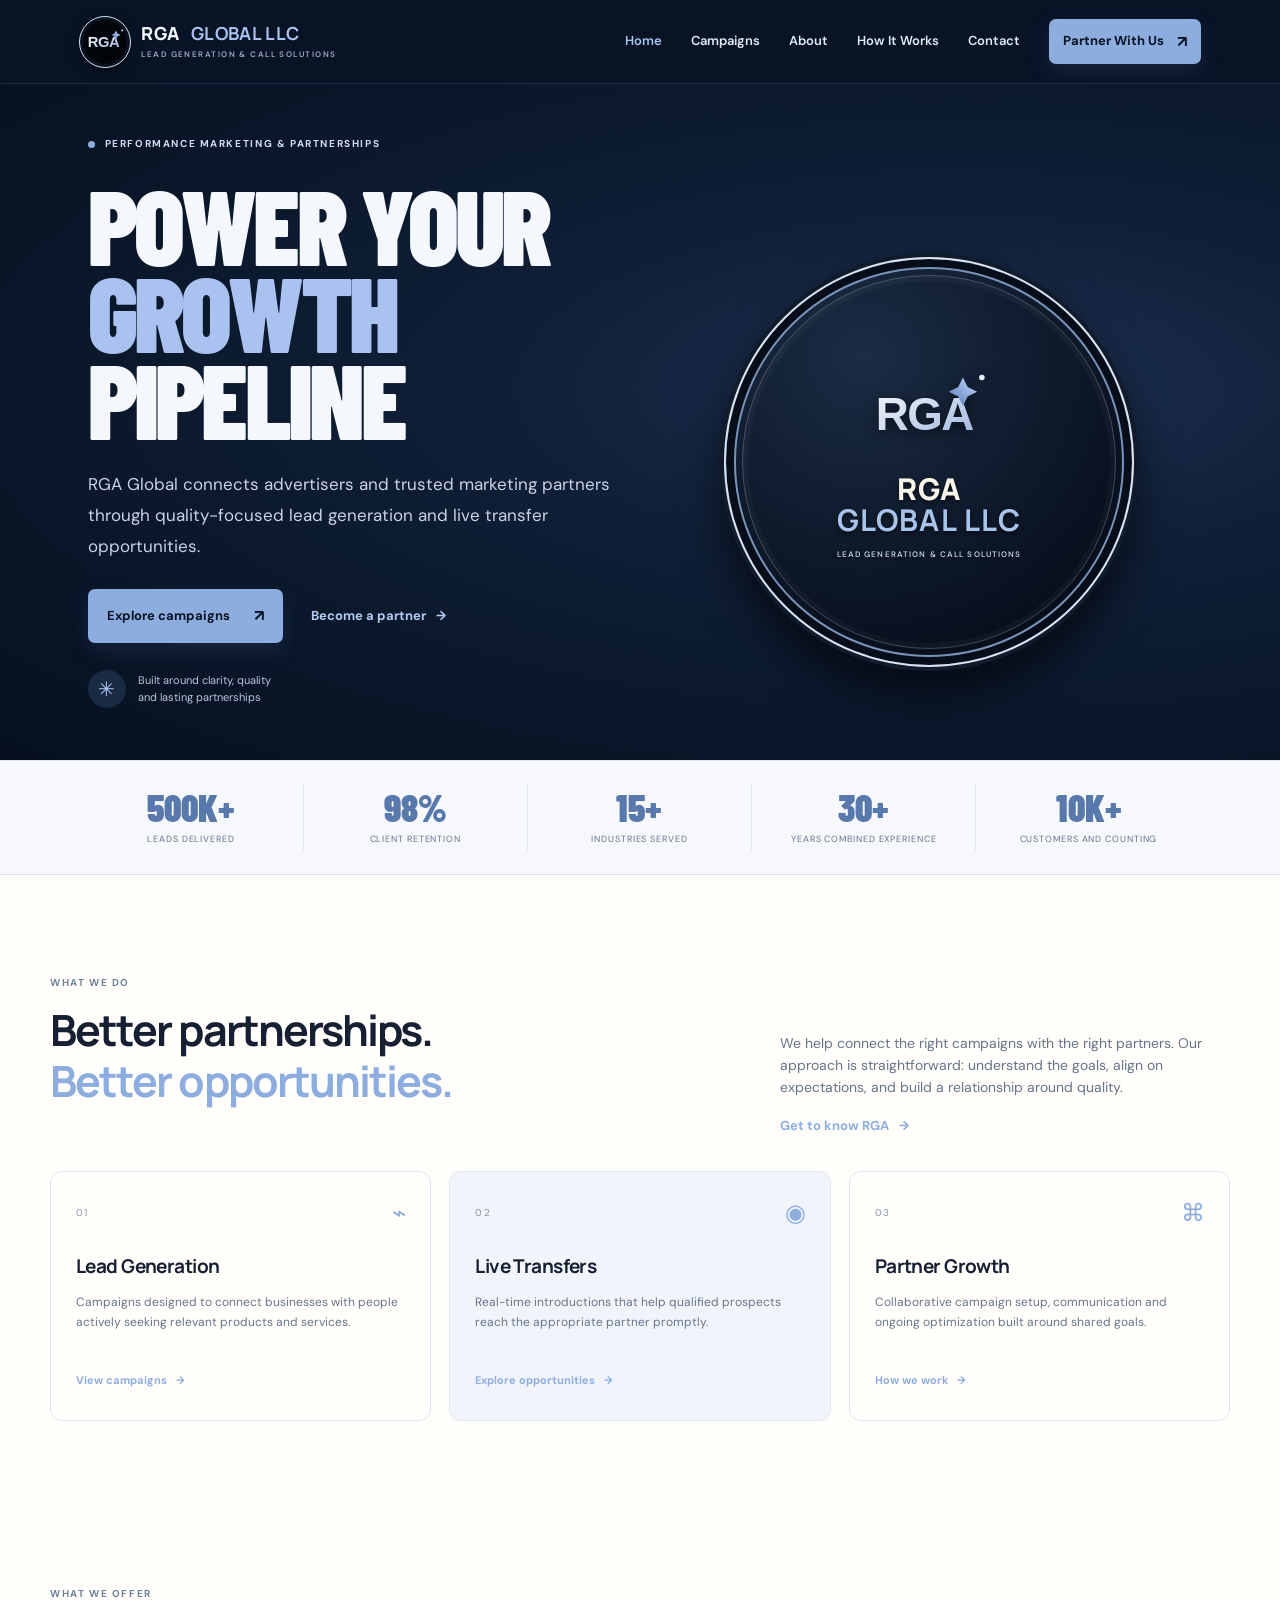
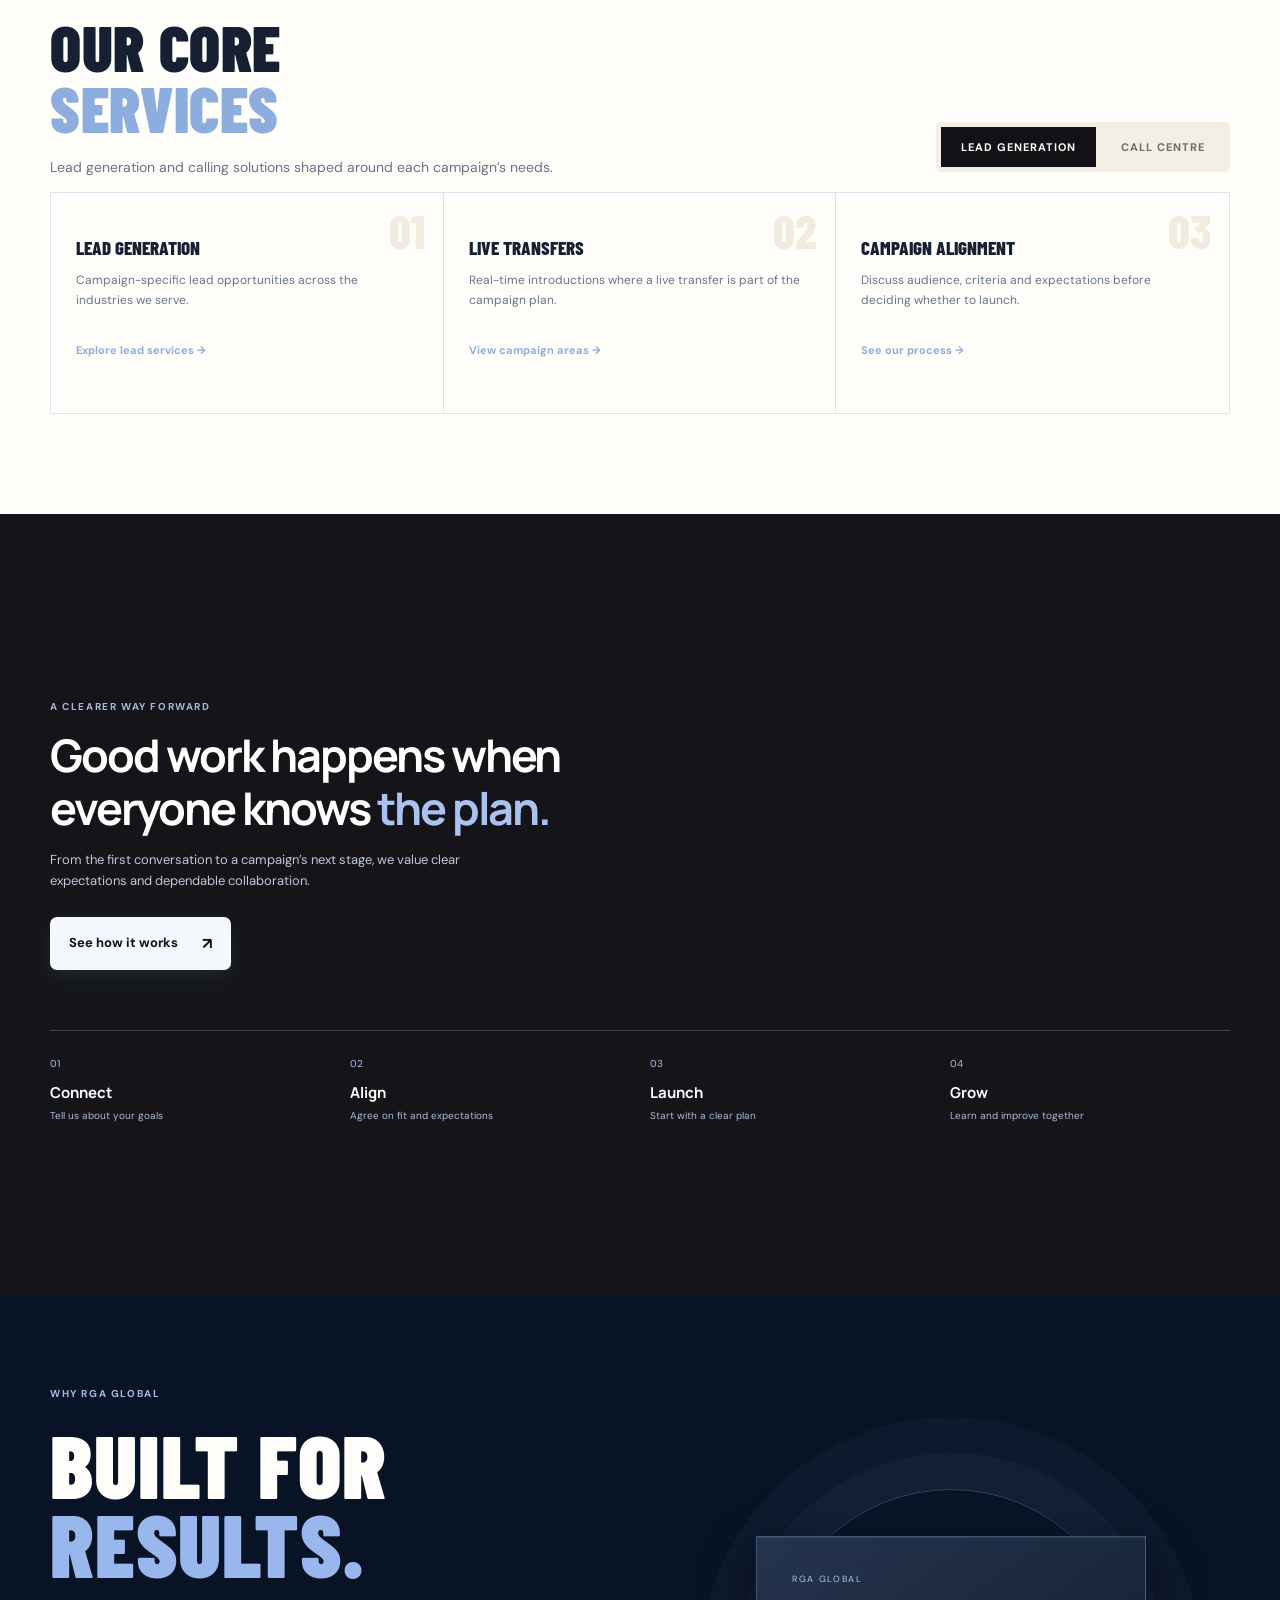
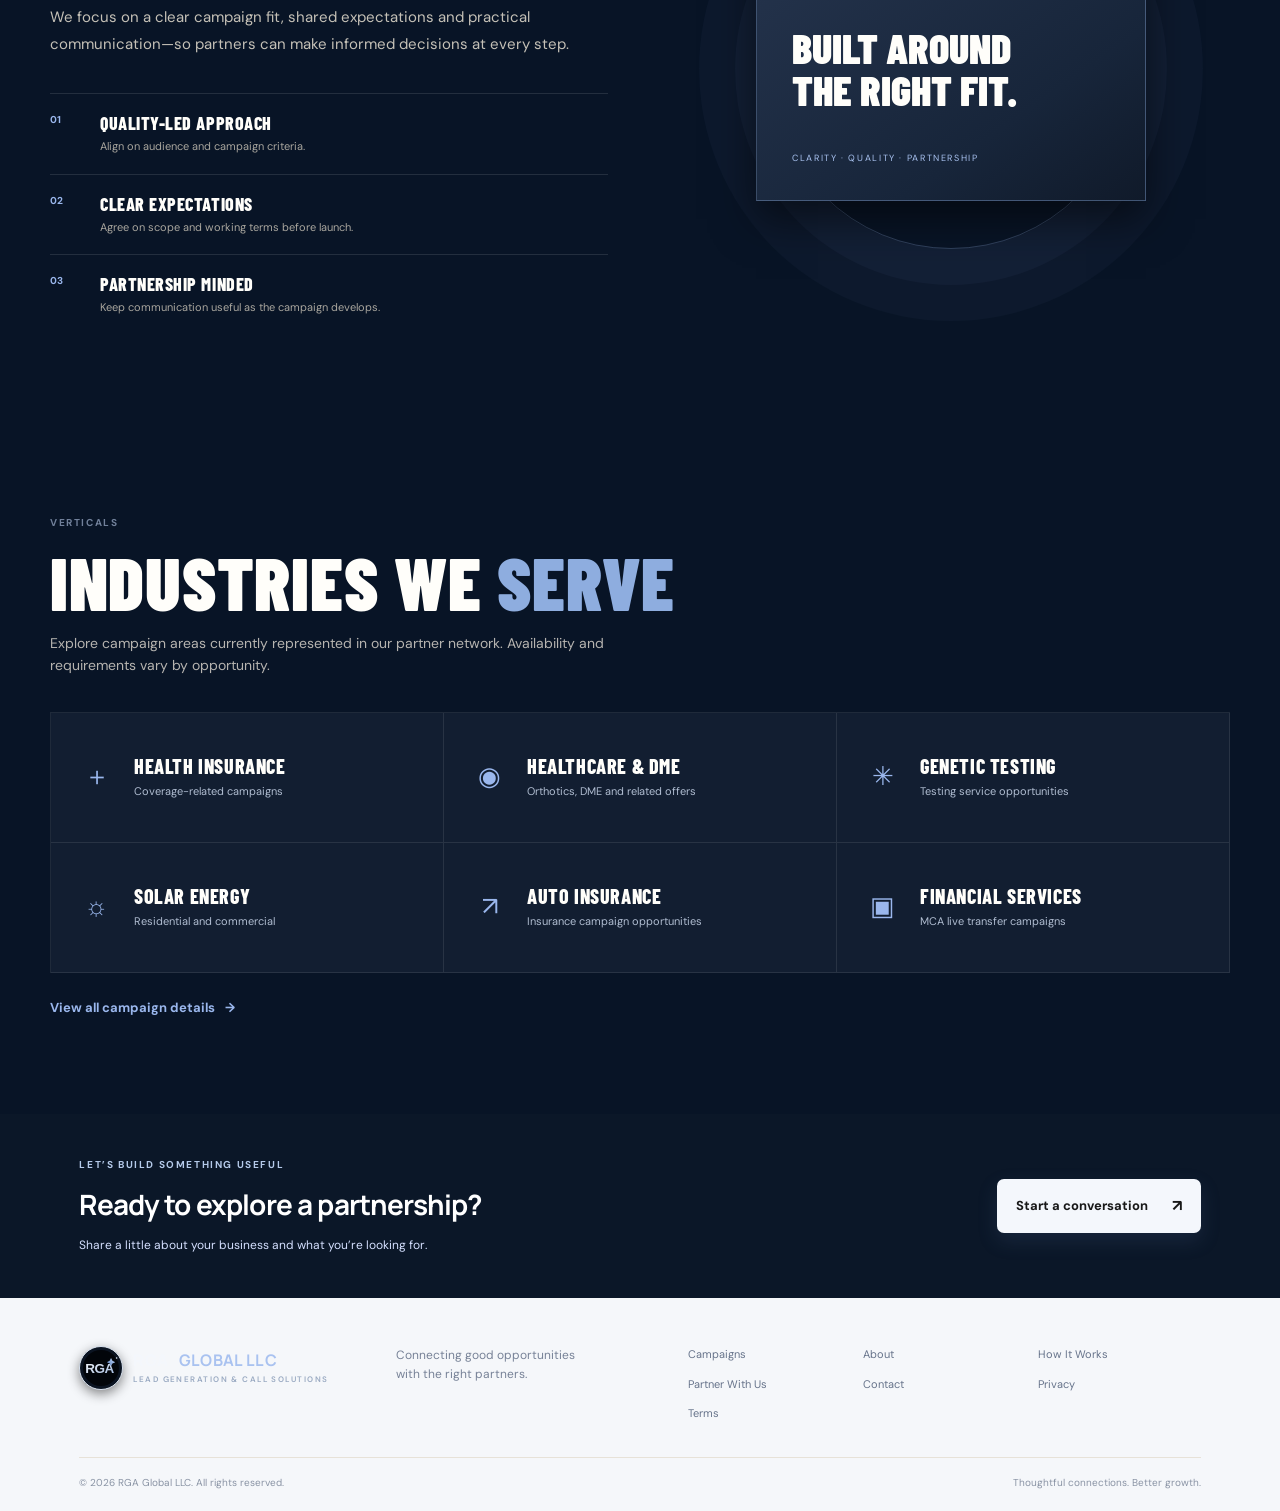
<file: index.html>
<!doctype html>
<html lang="en">
<head>
  <meta charset="utf-8"><meta name="viewport" content="width=device-width, initial-scale=1">
  <meta name="description" content="RGA Global connects performance-focused partners with quality lead generation and live transfer opportunities.">
  <title>RGA Global | Growth that connects</title><link rel="stylesheet" href="styles.css"><link rel="stylesheet" href="campaigns.css"><link rel="stylesheet" href="home.css">
<link rel="stylesheet" href="theme.css"></head>
<body>
<header class="site-header"><a class="brand" href="index.html"><span class="brand-mark"><img src="assets/rga-symbol.svg" alt=""></span><span>RGA <b>GLOBAL LLC</b><small>LEAD GENERATION &amp; CALL SOLUTIONS</small></span></a><button class="menu-toggle" aria-label="Open navigation" aria-expanded="false">☰</button><nav class="nav"><a class="active" href="index.html">Home</a><a href="campaigns.html">Campaigns</a><a href="about.html">About</a><a href="how-it-works.html">How It Works</a><a href="contact.html">Contact</a><a class="button button-small" href="partner.html">Partner With Us <span>↗</span></a></nav></header>
<main>
<section class="hero hero-showcase"><div class="hero-copy"><div class="eyebrow"><span></span> PERFORMANCE MARKETING & PARTNERSHIPS</div><h1 class="hero-display">POWER YOUR<br><em>GROWTH</em><br>PIPELINE</h1><p>RGA Global connects advertisers and trusted marketing partners through quality-focused lead generation and live transfer opportunities.</p><div class="hero-actions"><a class="button" href="campaigns.html">Explore campaigns <span>↗</span></a><a class="text-link" href="partner.html">Become a partner <span>→</span></a></div><div class="trust-line"><span class="trust-icon">✳</span><span>Built around clarity, quality<br>and lasting partnerships</span></div></div><div class="hero-art hero-emblem" role="img" aria-label="Three-dimensional circular RGA Global LLC logo with sparkle"><div class="hero-art-orbits"><div class="emblem-orbit emblem-orbit-one"><i></i></div><div class="emblem-orbit emblem-orbit-two"><i></i></div><div class="emblem-orbit emblem-orbit-three"><i></i></div></div><div class="emblem-disc"><div class="emblem-edge"></div><div class="emblem-content"><div class="emblem-symbol"><img src="assets/rga-symbol.svg" alt=""></div><div class="emblem-name">RGA<br><strong>GLOBAL LLC</strong></div><div class="emblem-llc">LEAD GENERATION &amp; CALL SOLUTIONS</div></div></div><div class="emblem-glint"></div></div></section>
<section class="proof-strip metrics-strip"><div><b>500K+</b><small>Leads delivered</small></div><div><b>98%</b><small>Client retention</small></div><div><b>15+</b><small>Industries served</small></div><div><b>30+</b><small>Years combined experience</small></div><div><b>10K+</b><small>Customers and counting</small></div></section>
<section class="section intro"><div class="section-kicker">WHAT WE DO</div><div class="split-heading"><h2>Better partnerships.<br><em>Better opportunities.</em></h2><div><p>We help connect the right campaigns with the right partners. Our approach is straightforward: understand the goals, align on expectations, and build a relationship around quality.</p><a class="text-link" href="about.html">Get to know RGA <span>→</span></a></div></div><div class="service-grid"><article class="service-card"><span class="card-number">01</span><div class="service-icon">⌁</div><h3>Lead Generation</h3><p>Campaigns designed to connect businesses with people actively seeking relevant products and services.</p><a href="campaigns.html">View campaigns <span>→</span></a></article><article class="service-card featured"><span class="card-number">02</span><div class="service-icon">◉</div><h3>Live Transfers</h3><p>Real-time introductions that help qualified prospects reach the appropriate partner promptly.</p><a href="campaigns.html">Explore opportunities <span>→</span></a></article><article class="service-card"><span class="card-number">03</span><div class="service-icon">⌘</div><h3>Partner Growth</h3><p>Collaborative campaign setup, communication and ongoing optimization built around shared goals.</p><a href="how-it-works.html">How we work <span>→</span></a></article></div></section>
<section class="home-core section"><div class="section-kicker">WHAT WE OFFER</div><div class="home-core-heading"><div><h2>Our Core<br><em>Services</em></h2><p>Lead generation and calling solutions shaped around each campaign’s needs.</p></div><div class="service-tabs" role="tablist" aria-label="Choose a service type"><button class="service-tab is-active" id="tab-lead" role="tab" aria-selected="true" aria-controls="panel-lead" data-service-tab="lead">Lead Generation</button><button class="service-tab" id="tab-calling" role="tab" aria-selected="false" aria-controls="panel-calling" data-service-tab="calling">Call Centre</button></div></div><div class="service-panel is-active" id="panel-lead" role="tabpanel" aria-labelledby="tab-lead"><article><span>01</span><b>Lead Generation</b><p>Campaign-specific lead opportunities across the industries we serve.</p><a href="campaigns.html">Explore lead services →</a></article><article><span>02</span><b>Live Transfers</b><p>Real-time introductions where a live transfer is part of the campaign plan.</p><a href="campaigns.html">View campaign areas →</a></article><article><span>03</span><b>Campaign Alignment</b><p>Discuss audience, criteria and expectations before deciding whether to launch.</p><a href="how-it-works.html">See our process →</a></article></div><div class="service-panel" id="panel-calling" role="tabpanel" aria-labelledby="tab-calling" hidden><article><span>01</span><b>Inbound Call Handling</b><p>Inbound calling support can be discussed based on campaign scope and partner needs.</p><a href="partner.html">Discuss your needs →</a></article><article><span>02</span><b>Outbound Calling</b><p>Explore outbound campaign support with agreed goals, audience and operating expectations.</p><a href="partner.html">Discuss a campaign →</a></article><article><span>03</span><b>Live Call Transfers</b><p>Connect interested prospects with an appropriate partner when the campaign calls for it.</p><a href="campaigns.html">See transfer opportunities →</a></article></div></section>
<section class="section dark-section"><div class="dark-inner"><div class="section-kicker light">A CLEARER WAY FORWARD</div><h2>Good work happens when<br>everyone knows <em>the plan.</em></h2><p>From the first conversation to a campaign’s next stage, we value clear expectations and dependable collaboration.</p><a class="button button-light" href="how-it-works.html">See how it works <span>↗</span></a><div class="steps"><div><span>01</span><b>Connect</b><small>Tell us about your goals</small></div><div><span>02</span><b>Align</b><small>Agree on fit and expectations</small></div><div><span>03</span><b>Launch</b><small>Start with a clear plan</small></div><div><span>04</span><b>Grow</b><small>Learn and improve together</small></div></div></div></section>
<section class="results-section"><div class="results-inner"><div class="section-kicker light">WHY RGA GLOBAL</div><div class="results-layout"><div><h2>Built for<br><em>Results.</em></h2><p>We focus on a clear campaign fit, shared expectations and practical communication—so partners can make informed decisions at every step.</p><div class="results-points"><div><span>01</span><b>Quality-led approach</b><small>Align on audience and campaign criteria.</small></div><div><span>02</span><b>Clear expectations</b><small>Agree on scope and working terms before launch.</small></div><div><span>03</span><b>Partnership minded</b><small>Keep communication useful as the campaign develops.</small></div></div></div><div class="results-visual"><div class="results-orbit"></div><div class="results-panel"><span>RGA GLOBAL</span><strong>Built around<br>the right fit.</strong><small>CLARITY · QUALITY · PARTNERSHIP</small></div></div></div></div></section>
<section class="industries-section"><div class="section section-industries"><div class="section-kicker">VERTICALS</div><h2>Industries We <em>Serve</em></h2><p class="industries-intro">Explore campaign areas currently represented in our partner network. Availability and requirements vary by opportunity.</p><div class="industry-grid"><a href="campaigns.html"><span>＋</span><div><b>Health Insurance</b><small>Coverage-related campaigns</small></div></a><a href="campaigns.html"><span>◉</span><div><b>Healthcare &amp; DME</b><small>Orthotics, DME and related offers</small></div></a><a href="campaigns.html"><span>✳</span><div><b>Genetic Testing</b><small>Testing service opportunities</small></div></a><a href="campaigns.html"><span>☼</span><div><b>Solar Energy</b><small>Residential and commercial</small></div></a><a href="campaigns.html"><span>↗</span><div><b>Auto Insurance</b><small>Insurance campaign opportunities</small></div></a><a href="campaigns.html"><span>▣</span><div><b>Financial Services</b><small>MCA live transfer campaigns</small></div></a></div><a class="text-link industry-link" href="campaigns.html">View all campaign details <span>→</span></a></div></section>
<section class="cta-band"><div><div class="section-kicker light">LET’S BUILD SOMETHING USEFUL</div><h2>Ready to explore a partnership?</h2><p>Share a little about your business and what you’re looking for.</p></div><a class="button button-light" href="partner.html">Start a conversation <span>↗</span></a></section>
</main><footer class="footer"><div class="footer-top"><a class="brand brand-footer" href="index.html"><span class="brand-mark"><img src="assets/rga-symbol.svg" alt=""></span><span>RGA <b>GLOBAL LLC</b><small>LEAD GENERATION &amp; CALL SOLUTIONS</small></span></a><p>Connecting good opportunities<br>with the right partners.</p><div class="footer-links"><a href="campaigns.html">Campaigns</a><a href="about.html">About</a><a href="how-it-works.html">How It Works</a><a href="partner.html">Partner With Us</a><a href="contact.html">Contact</a><a href="privacy.html">Privacy</a><a href="terms.html">Terms</a></div></div><div class="footer-bottom"><span>© <span id="year">2026</span> RGA Global LLC. All rights reserved.</span><span>Thoughtful connections. Better growth.</span></div></footer><script src="script.js"></script></body></html>
</file>
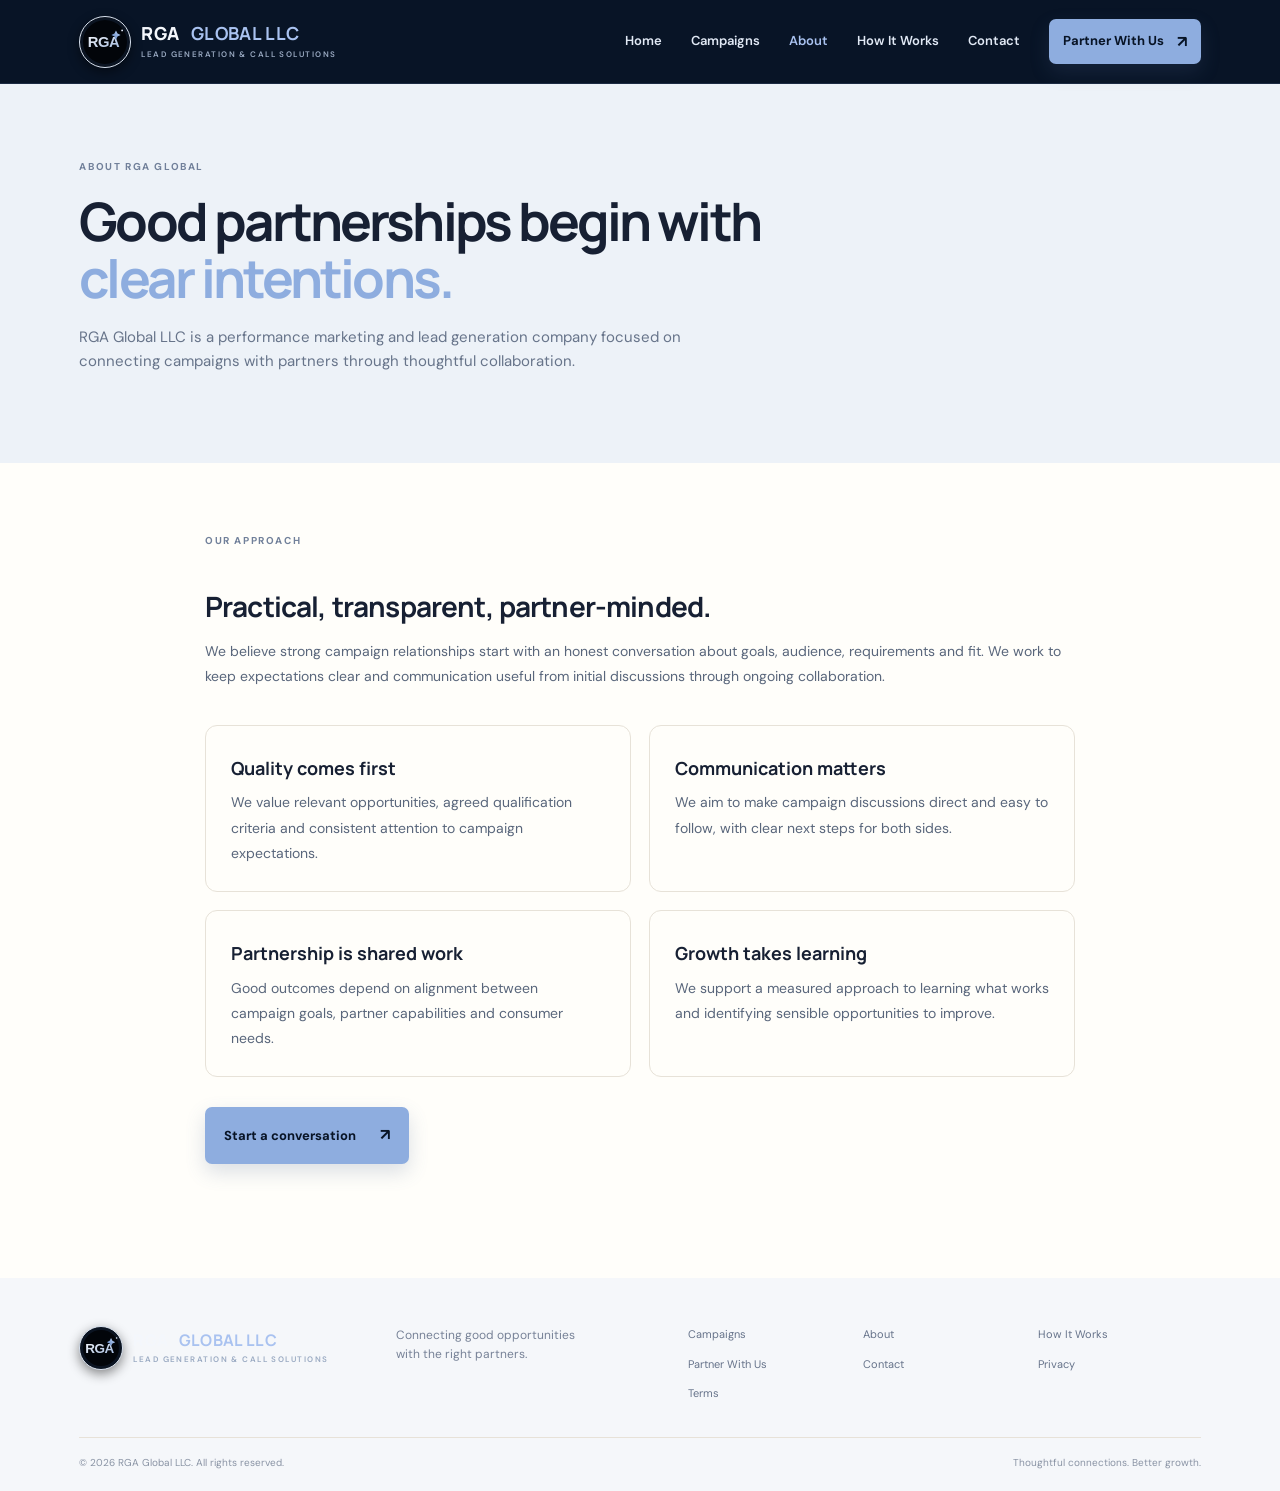
<file: about.html>
<!doctype html><html lang="en"><head><meta charset="utf-8"><meta name="viewport" content="width=device-width, initial-scale=1"><meta name="description" content="Learn about RGA Global LLC and its partnership approach."><title>About | RGA Global</title><link rel="stylesheet" href="styles.css"><link rel="stylesheet" href="theme.css"></head><body>
<header class="site-header"><a class="brand" href="index.html"><span class="brand-mark"><img src="assets/rga-symbol.svg" alt=""></span><span>RGA <b>GLOBAL LLC</b><small>LEAD GENERATION &amp; CALL SOLUTIONS</small></span></a><button class="menu-toggle" aria-label="Open navigation" aria-expanded="false">☰</button><nav class="nav"><a href="index.html">Home</a><a href="campaigns.html">Campaigns</a><a class="active" href="about.html">About</a><a href="how-it-works.html">How It Works</a><a href="contact.html">Contact</a><a class="button button-small" href="partner.html">Partner With Us <span>↗</span></a></nav></header>
<main><section class="inner-hero"><div><div class="section-kicker">ABOUT RGA GLOBAL</div><h1>Good partnerships begin with <em>clear intentions.</em></h1><p>RGA Global LLC is a performance marketing and lead generation company focused on connecting campaigns with partners through thoughtful collaboration.</p></div></section><section class="content-section"><div class="section-kicker">OUR APPROACH</div><h2>Practical, transparent, partner-minded.</h2><p>We believe strong campaign relationships start with an honest conversation about goals, audience, requirements and fit. We work to keep expectations clear and communication useful from initial discussions through ongoing collaboration.</p><div class="content-grid" style="margin-top:35px"><article class="info-card"><h3>Quality comes first</h3><p>We value relevant opportunities, agreed qualification criteria and consistent attention to campaign expectations.</p></article><article class="info-card"><h3>Communication matters</h3><p>We aim to make campaign discussions direct and easy to follow, with clear next steps for both sides.</p></article><article class="info-card"><h3>Partnership is shared work</h3><p>Good outcomes depend on alignment between campaign goals, partner capabilities and consumer needs.</p></article><article class="info-card"><h3>Growth takes learning</h3><p>We support a measured approach to learning what works and identifying sensible opportunities to improve.</p></article></div><p style="margin-top:30px"><a class="button" href="partner.html">Start a conversation <span>↗</span></a></p></section></main>
<footer class="footer"><div class="footer-top"><a class="brand brand-footer" href="index.html"><span class="brand-mark"><img src="assets/rga-symbol.svg" alt=""></span><span>RGA <b>GLOBAL LLC</b><small>LEAD GENERATION &amp; CALL SOLUTIONS</small></span></a><p>Connecting good opportunities<br>with the right partners.</p><div class="footer-links"><a href="campaigns.html">Campaigns</a><a href="about.html">About</a><a href="how-it-works.html">How It Works</a><a href="partner.html">Partner With Us</a><a href="contact.html">Contact</a><a href="privacy.html">Privacy</a><a href="terms.html">Terms</a></div></div><div class="footer-bottom"><span>© <span id="year">2026</span> RGA Global LLC. All rights reserved.</span><span>Thoughtful connections. Better growth.</span></div></footer><script src="script.js"></script></body></html>
</file>
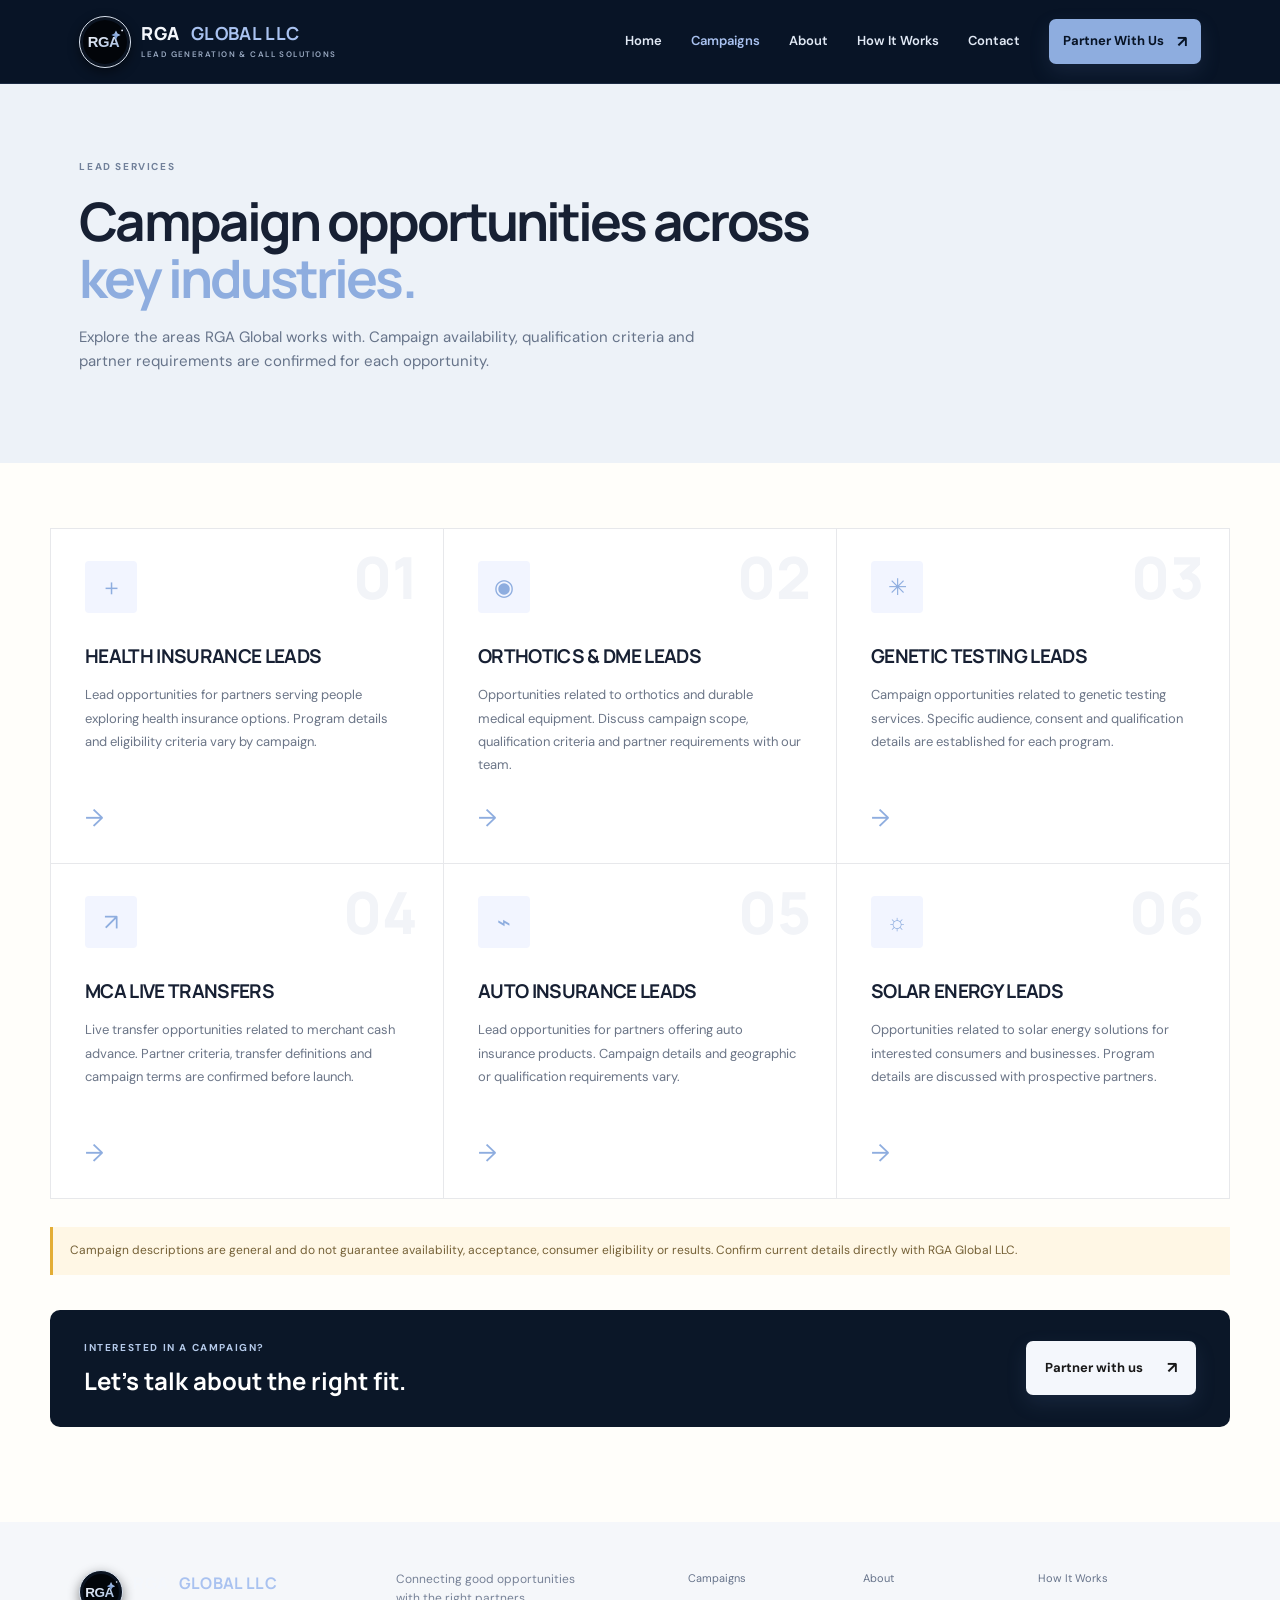
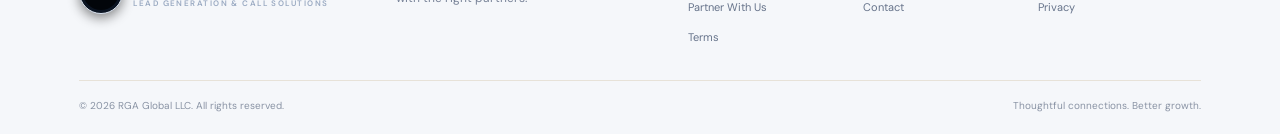
<file: campaigns.html>
<!doctype html><html lang="en"><head><meta charset="utf-8"><meta name="viewport" content="width=device-width, initial-scale=1"><meta name="description" content="Explore RGA Global campaign areas and partnership opportunities."><title>Campaigns | RGA Global</title><link rel="stylesheet" href="styles.css"><link rel="stylesheet" href="campaigns.css"><link rel="stylesheet" href="theme.css"></head><body>
<header class="site-header"><a class="brand" href="index.html"><span class="brand-mark"><img src="assets/rga-symbol.svg" alt=""></span><span>RGA <b>GLOBAL LLC</b><small>LEAD GENERATION &amp; CALL SOLUTIONS</small></span></a><button class="menu-toggle" aria-label="Open navigation" aria-expanded="false">☰</button><nav class="nav"><a href="index.html">Home</a><a class="active" href="campaigns.html">Campaigns</a><a href="about.html">About</a><a href="how-it-works.html">How It Works</a><a href="contact.html">Contact</a><a class="button button-small" href="partner.html">Partner With Us <span>↗</span></a></nav></header>
<main><section class="inner-hero"><div><div class="section-kicker">LEAD SERVICES</div><h1>Campaign opportunities across <em>key industries.</em></h1><p>Explore the areas RGA Global works with. Campaign availability, qualification criteria and partner requirements are confirmed for each opportunity.</p></div></section><section class="campaign-section"><div class="campaign-grid"><a class="campaign-card" href="partner.html"><span class="campaign-icon">＋</span><span class="campaign-number">01</span><h2>Health Insurance Leads</h2><p>Lead opportunities for partners serving people exploring health insurance options. Program details and eligibility criteria vary by campaign.</p><span class="campaign-arrow">→</span></a><a class="campaign-card" href="partner.html"><span class="campaign-icon">◉</span><span class="campaign-number">02</span><h2>Orthotics &amp; DME Leads</h2><p>Opportunities related to orthotics and durable medical equipment. Discuss campaign scope, qualification criteria and partner requirements with our team.</p><span class="campaign-arrow">→</span></a><a class="campaign-card" href="partner.html"><span class="campaign-icon">✳</span><span class="campaign-number">03</span><h2>Genetic Testing Leads</h2><p>Campaign opportunities related to genetic testing services. Specific audience, consent and qualification details are established for each program.</p><span class="campaign-arrow">→</span></a><a class="campaign-card" href="partner.html"><span class="campaign-icon">↗</span><span class="campaign-number">04</span><h2>MCA Live Transfers</h2><p>Live transfer opportunities related to merchant cash advance. Partner criteria, transfer definitions and campaign terms are confirmed before launch.</p><span class="campaign-arrow">→</span></a><a class="campaign-card" href="partner.html"><span class="campaign-icon">⌁</span><span class="campaign-number">05</span><h2>Auto Insurance Leads</h2><p>Lead opportunities for partners offering auto insurance products. Campaign details and geographic or qualification requirements vary.</p><span class="campaign-arrow">→</span></a><a class="campaign-card" href="partner.html"><span class="campaign-icon">☼</span><span class="campaign-number">06</span><h2>Solar Energy Leads</h2><p>Opportunities related to solar energy solutions for interested consumers and businesses. Program details are discussed with prospective partners.</p><span class="campaign-arrow">→</span></a></div><div class="notice" style="margin-top:28px">Campaign descriptions are general and do not guarantee availability, acceptance, consumer eligibility or results. Confirm current details directly with RGA Global LLC.</div><div class="campaign-cta"><div><div class="section-kicker light">INTERESTED IN A CAMPAIGN?</div><h2>Let’s talk about the right fit.</h2></div><a class="button button-light" href="partner.html">Partner with us <span>↗</span></a></div></section></main>
<footer class="footer"><div class="footer-top"><a class="brand brand-footer" href="index.html"><span class="brand-mark"><img src="assets/rga-symbol.svg" alt=""></span><span>RGA <b>GLOBAL LLC</b><small>LEAD GENERATION &amp; CALL SOLUTIONS</small></span></a><p>Connecting good opportunities<br>with the right partners.</p><div class="footer-links"><a href="campaigns.html">Campaigns</a><a href="about.html">About</a><a href="how-it-works.html">How It Works</a><a href="partner.html">Partner With Us</a><a href="contact.html">Contact</a><a href="privacy.html">Privacy</a><a href="terms.html">Terms</a></div></div><div class="footer-bottom"><span>© <span id="year">2026</span> RGA Global LLC. All rights reserved.</span><span>Thoughtful connections. Better growth.</span></div></footer><script src="script.js"></script></body></html>
</file>
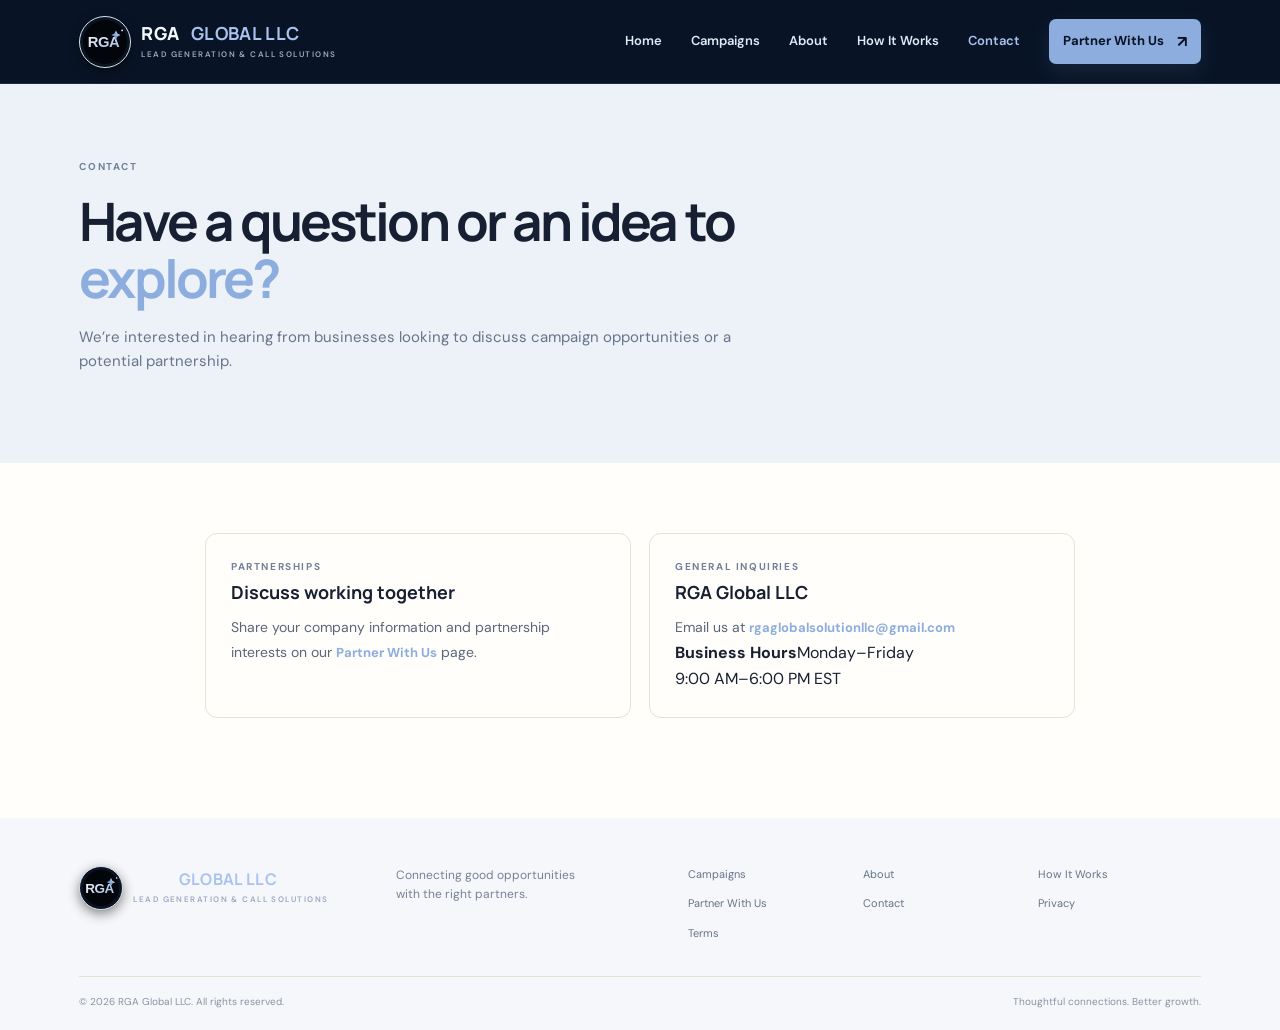
<file: contact.html>
<!doctype html><html lang="en"><head><meta charset="utf-8"><meta name="viewport" content="width=device-width, initial-scale=1"><meta name="description" content="Contact RGA Global LLC."><title>Contact | RGA Global</title><link rel="stylesheet" href="styles.css"><link rel="stylesheet" href="theme.css"></head><body>
<header class="site-header"><a class="brand" href="index.html"><span class="brand-mark"><img src="assets/rga-symbol.svg" alt=""></span><span>RGA <b>GLOBAL LLC</b><small>LEAD GENERATION &amp; CALL SOLUTIONS</small></span></a><button class="menu-toggle" aria-label="Open navigation" aria-expanded="false">☰</button><nav class="nav"><a href="index.html">Home</a><a href="campaigns.html">Campaigns</a><a href="about.html">About</a><a href="how-it-works.html">How It Works</a><a class="active" href="contact.html">Contact</a><a class="button button-small" href="partner.html">Partner With Us <span>↗</span></a></nav></header>
<main><section class="inner-hero"><div><div class="section-kicker">CONTACT</div><h1>Have a question or an idea to <em>explore?</em></h1><p>We’re interested in hearing from businesses looking to discuss campaign opportunities or a potential partnership.</p></div></section><section class="content-section"><div class="content-grid"><article class="info-card"><div class="section-kicker">PARTNERSHIPS</div><h3>Discuss working together</h3><p>Share your company information and partnership interests on our <a class="text-link" href="partner.html">Partner With Us</a> page.</p></article><article class="info-card"><div class="section-kicker">GENERAL INQUIRIES</div><h3>RGA Global LLC</h3><p>Email us at <a class="text-link" href="mailto:rgaglobalsolutionllc@gmail.com">rgaglobalsolutionllc@gmail.com</a></p><div class="business-hours"><b>Business Hours</b><span>Monday–Friday<br>9:00 AM–6:00 PM EST</span></div></article></div></section></main>
<footer class="footer"><div class="footer-top"><a class="brand brand-footer" href="index.html"><span class="brand-mark"><img src="assets/rga-symbol.svg" alt=""></span><span>RGA <b>GLOBAL LLC</b><small>LEAD GENERATION &amp; CALL SOLUTIONS</small></span></a><p>Connecting good opportunities<br>with the right partners.</p><div class="footer-links"><a href="campaigns.html">Campaigns</a><a href="about.html">About</a><a href="how-it-works.html">How It Works</a><a href="partner.html">Partner With Us</a><a href="contact.html">Contact</a><a href="privacy.html">Privacy</a><a href="terms.html">Terms</a></div></div><div class="footer-bottom"><span>© <span id="year">2026</span> RGA Global LLC. All rights reserved.</span><span>Thoughtful connections. Better growth.</span></div></footer><script src="script.js"></script></body></html>
</file>
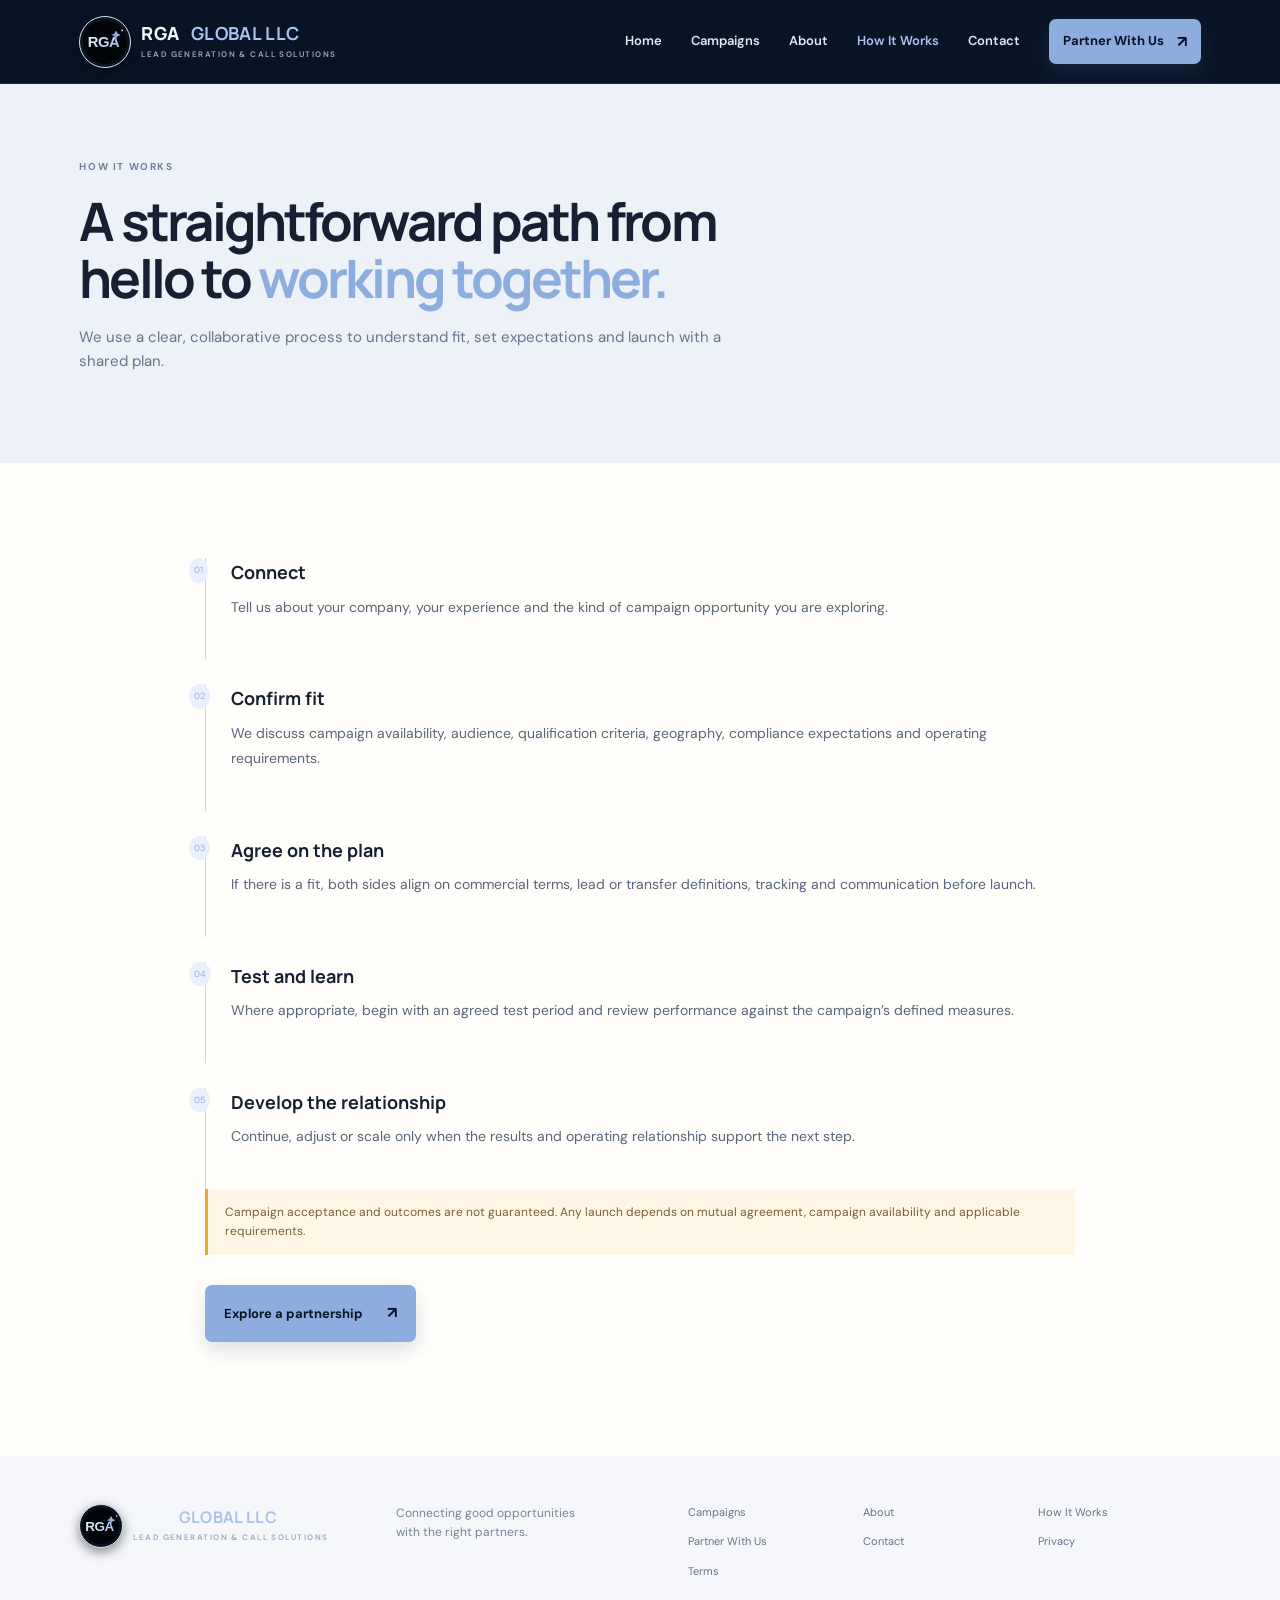
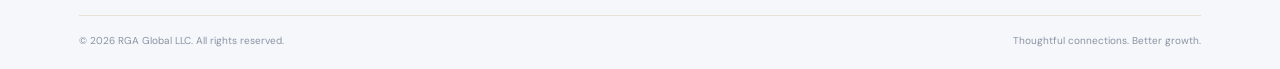
<file: how-it-works.html>
<!doctype html><html lang="en"><head><meta charset="utf-8"><meta name="viewport" content="width=device-width, initial-scale=1"><meta name="description" content="Learn how RGA Global partnership discussions and campaign launches work."><title>How It Works | RGA Global</title><link rel="stylesheet" href="styles.css"><link rel="stylesheet" href="theme.css"></head><body>
<header class="site-header"><a class="brand" href="index.html"><span class="brand-mark"><img src="assets/rga-symbol.svg" alt=""></span><span>RGA <b>GLOBAL LLC</b><small>LEAD GENERATION &amp; CALL SOLUTIONS</small></span></a><button class="menu-toggle" aria-label="Open navigation" aria-expanded="false">☰</button><nav class="nav"><a href="index.html">Home</a><a href="campaigns.html">Campaigns</a><a href="about.html">About</a><a class="active" href="how-it-works.html">How It Works</a><a href="contact.html">Contact</a><a class="button button-small" href="partner.html">Partner With Us <span>↗</span></a></nav></header>
<main><section class="inner-hero"><div><div class="section-kicker">HOW IT WORKS</div><h1>A straightforward path from hello to <em>working together.</em></h1><p>We use a clear, collaborative process to understand fit, set expectations and launch with a shared plan.</p></div></section><section class="content-section"><div class="steps-list"><article><h3>Connect</h3><p>Tell us about your company, your experience and the kind of campaign opportunity you are exploring.</p></article><article><h3>Confirm fit</h3><p>We discuss campaign availability, audience, qualification criteria, geography, compliance expectations and operating requirements.</p></article><article><h3>Agree on the plan</h3><p>If there is a fit, both sides align on commercial terms, lead or transfer definitions, tracking and communication before launch.</p></article><article><h3>Test and learn</h3><p>Where appropriate, begin with an agreed test period and review performance against the campaign’s defined measures.</p></article><article><h3>Develop the relationship</h3><p>Continue, adjust or scale only when the results and operating relationship support the next step.</p></article></div><div class="notice">Campaign acceptance and outcomes are not guaranteed. Any launch depends on mutual agreement, campaign availability and applicable requirements.</div><p style="margin-top:30px"><a class="button" href="partner.html">Explore a partnership <span>↗</span></a></p></section></main>
<footer class="footer"><div class="footer-top"><a class="brand brand-footer" href="index.html"><span class="brand-mark"><img src="assets/rga-symbol.svg" alt=""></span><span>RGA <b>GLOBAL LLC</b><small>LEAD GENERATION &amp; CALL SOLUTIONS</small></span></a><p>Connecting good opportunities<br>with the right partners.</p><div class="footer-links"><a href="campaigns.html">Campaigns</a><a href="about.html">About</a><a href="how-it-works.html">How It Works</a><a href="partner.html">Partner With Us</a><a href="contact.html">Contact</a><a href="privacy.html">Privacy</a><a href="terms.html">Terms</a></div></div><div class="footer-bottom"><span>© <span id="year">2026</span> RGA Global LLC. All rights reserved.</span><span>Thoughtful connections. Better growth.</span></div></footer><script src="script.js"></script></body></html>
</file>
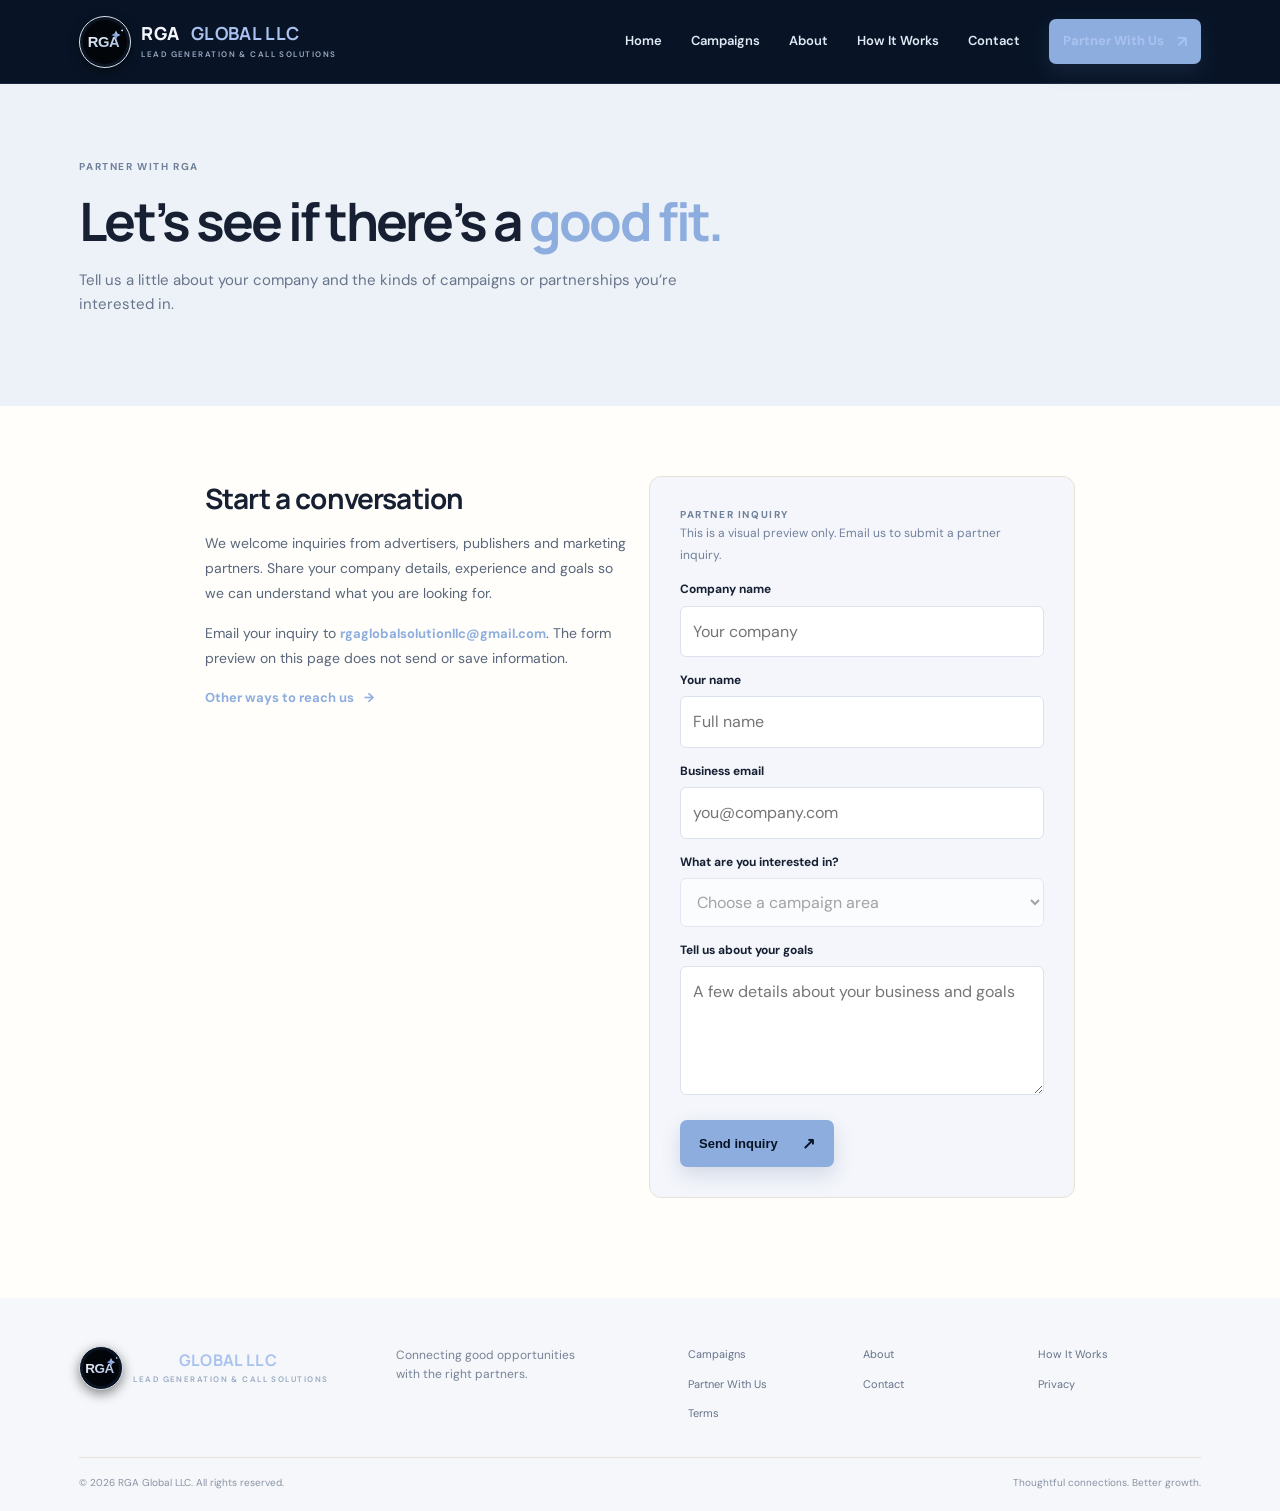
<file: partner.html>
<!doctype html><html lang="en"><head><meta charset="utf-8"><meta name="viewport" content="width=device-width, initial-scale=1"><meta name="description" content="Contact RGA Global to discuss a potential partnership."><title>Partner With Us | RGA Global</title><link rel="stylesheet" href="styles.css"><link rel="stylesheet" href="theme.css"></head><body>
<header class="site-header"><a class="brand" href="index.html"><span class="brand-mark"><img src="assets/rga-symbol.svg" alt=""></span><span>RGA <b>GLOBAL LLC</b><small>LEAD GENERATION &amp; CALL SOLUTIONS</small></span></a><button class="menu-toggle" aria-label="Open navigation" aria-expanded="false">☰</button><nav class="nav"><a href="index.html">Home</a><a href="campaigns.html">Campaigns</a><a href="about.html">About</a><a href="how-it-works.html">How It Works</a><a href="contact.html">Contact</a><a class="button button-small active" href="partner.html">Partner With Us <span>↗</span></a></nav></header>
<main><section class="inner-hero"><div><div class="section-kicker">PARTNER WITH RGA</div><h1>Let’s see if there’s a <em>good fit.</em></h1><p>Tell us a little about your company and the kinds of campaigns or partnerships you’re interested in.</p></div></section><section class="content-section"><div class="content-grid"><div><h2 style="margin-top:0">Start a conversation</h2><p>We welcome inquiries from advertisers, publishers and marketing partners. Share your company details, experience and goals so we can understand what you are looking for.</p><p>Email your inquiry to <a class="text-link" href="mailto:rgaglobalsolutionllc@gmail.com">rgaglobalsolutionllc@gmail.com</a>. The form preview on this page does not send or save information.</p><p><a class="text-link" href="contact.html">Other ways to reach us <span>→</span></a></p></div><div class="form-placeholder"><div class="section-kicker">PARTNER INQUIRY</div><p style="font-size:12px;color:#71809a">This is a visual preview only. Email us to submit a partner inquiry.</p><label for="company">Company name</label><input id="company" disabled placeholder="Your company"><label for="name">Your name</label><input id="name" disabled placeholder="Full name"><label for="email">Business email</label><input id="email" disabled placeholder="you@company.com"><label for="interest">What are you interested in?</label><select id="interest" disabled><option>Choose a campaign area</option></select><label for="message">Tell us about your goals</label><textarea id="message" rows="4" disabled placeholder="A few details about your business and goals"></textarea><button class="button" disabled>Send inquiry <span>↗</span></button></div></div></section></main>
<footer class="footer"><div class="footer-top"><a class="brand brand-footer" href="index.html"><span class="brand-mark"><img src="assets/rga-symbol.svg" alt=""></span><span>RGA <b>GLOBAL LLC</b><small>LEAD GENERATION &amp; CALL SOLUTIONS</small></span></a><p>Connecting good opportunities<br>with the right partners.</p><div class="footer-links"><a href="campaigns.html">Campaigns</a><a href="about.html">About</a><a href="how-it-works.html">How It Works</a><a href="partner.html">Partner With Us</a><a href="contact.html">Contact</a><a href="privacy.html">Privacy</a><a href="terms.html">Terms</a></div></div><div class="footer-bottom"><span>© <span id="year">2026</span> RGA Global LLC. All rights reserved.</span><span>Thoughtful connections. Better growth.</span></div></footer><script src="script.js"></script></body></html>
</file>
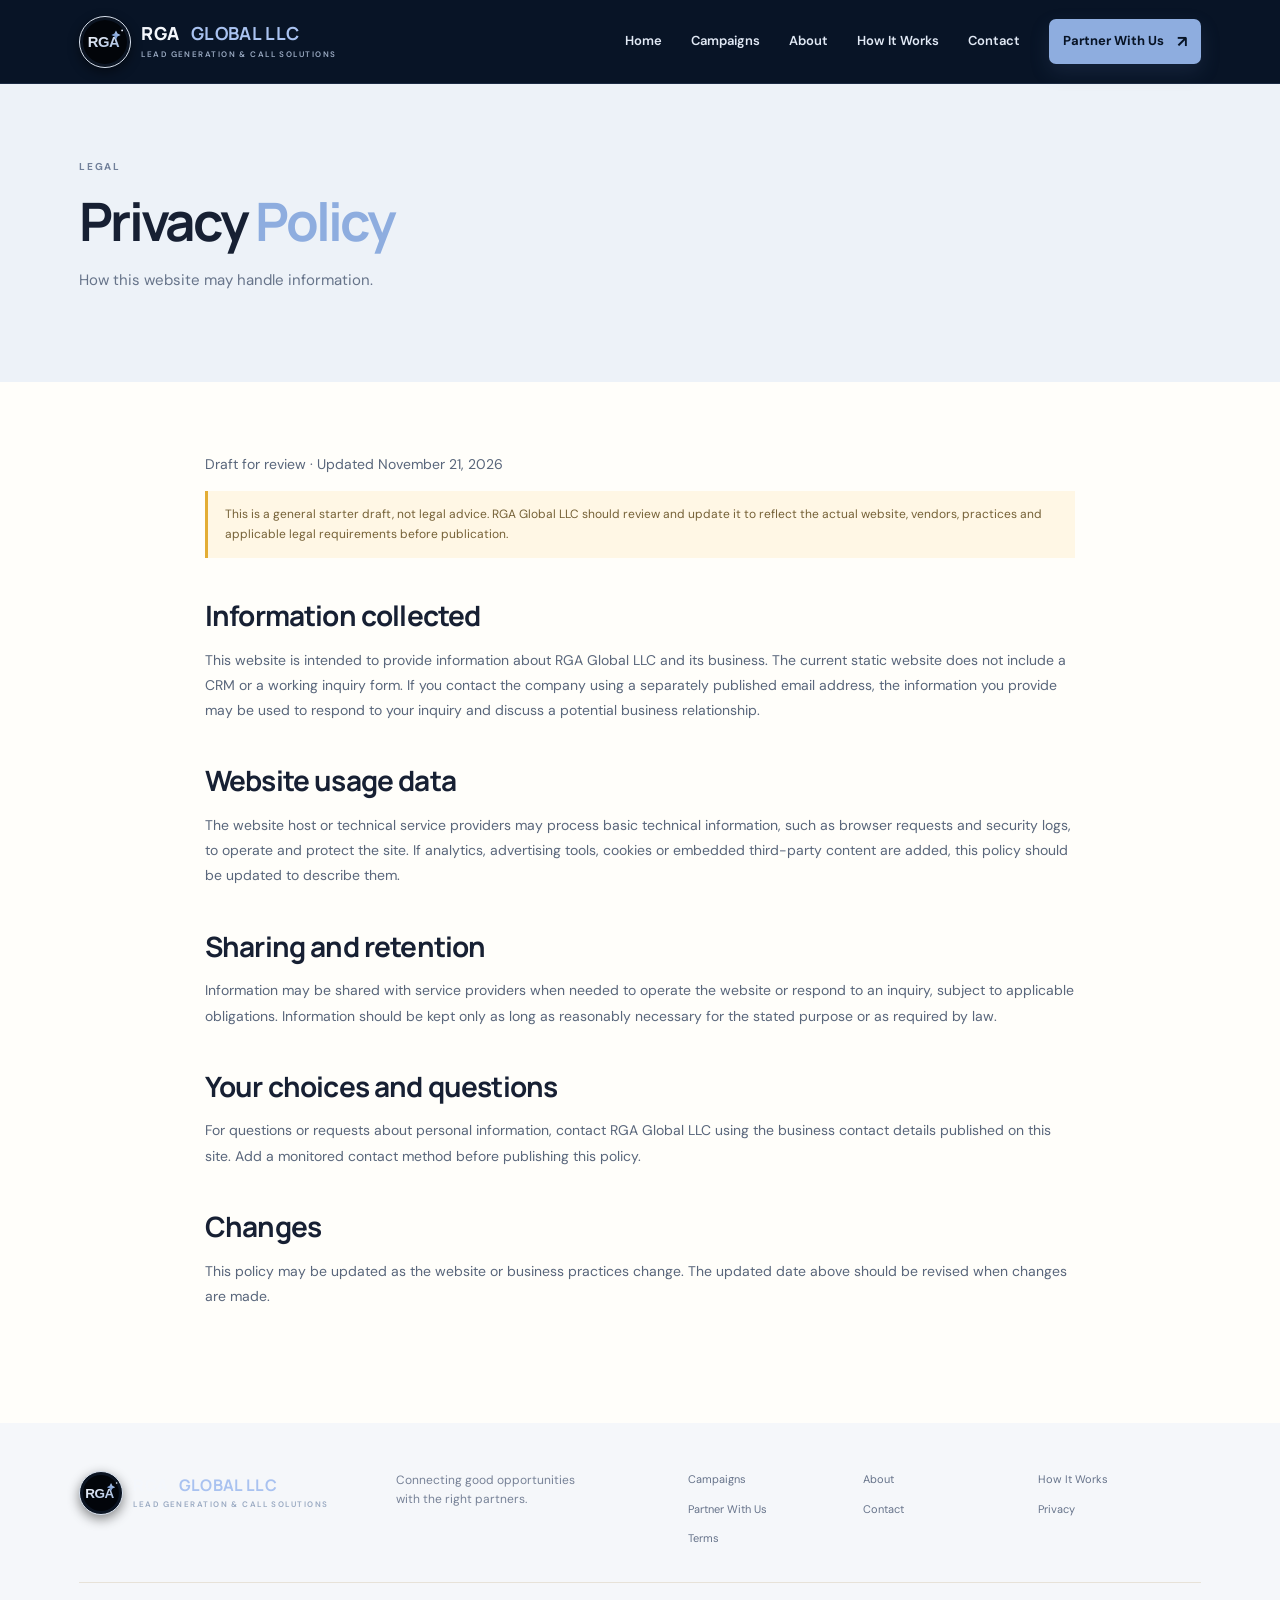
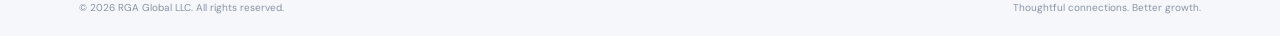
<file: privacy.html>
<!doctype html><html lang="en"><head><meta charset="utf-8"><meta name="viewport" content="width=device-width, initial-scale=1"><meta name="description" content="Privacy information for the RGA Global website."><title>Privacy Policy | RGA Global</title><link rel="stylesheet" href="styles.css"><link rel="stylesheet" href="theme.css"></head><body>
<header class="site-header"><a class="brand" href="index.html"><span class="brand-mark"><img src="assets/rga-symbol.svg" alt=""></span><span>RGA <b>GLOBAL LLC</b><small>LEAD GENERATION &amp; CALL SOLUTIONS</small></span></a><button class="menu-toggle" aria-label="Open navigation" aria-expanded="false">☰</button><nav class="nav"><a href="index.html">Home</a><a href="campaigns.html">Campaigns</a><a href="about.html">About</a><a href="how-it-works.html">How It Works</a><a href="contact.html">Contact</a><a class="button button-small" href="partner.html">Partner With Us <span>↗</span></a></nav></header>
<main><section class="inner-hero"><div><div class="section-kicker">LEGAL</div><h1>Privacy <em>Policy</em></h1><p>How this website may handle information.</p></div></section><section class="content-section"><p class="legal-date">Draft for review · Updated November 21, 2026</p><div class="notice">This is a general starter draft, not legal advice. RGA Global LLC should review and update it to reflect the actual website, vendors, practices and applicable legal requirements before publication.</div><h2>Information collected</h2><p>This website is intended to provide information about RGA Global LLC and its business. The current static website does not include a CRM or a working inquiry form. If you contact the company using a separately published email address, the information you provide may be used to respond to your inquiry and discuss a potential business relationship.</p><h2>Website usage data</h2><p>The website host or technical service providers may process basic technical information, such as browser requests and security logs, to operate and protect the site. If analytics, advertising tools, cookies or embedded third-party content are added, this policy should be updated to describe them.</p><h2>Sharing and retention</h2><p>Information may be shared with service providers when needed to operate the website or respond to an inquiry, subject to applicable obligations. Information should be kept only as long as reasonably necessary for the stated purpose or as required by law.</p><h2>Your choices and questions</h2><p>For questions or requests about personal information, contact RGA Global LLC using the business contact details published on this site. Add a monitored contact method before publishing this policy.</p><h2>Changes</h2><p>This policy may be updated as the website or business practices change. The updated date above should be revised when changes are made.</p></section></main>
<footer class="footer"><div class="footer-top"><a class="brand brand-footer" href="index.html"><span class="brand-mark"><img src="assets/rga-symbol.svg" alt=""></span><span>RGA <b>GLOBAL LLC</b><small>LEAD GENERATION &amp; CALL SOLUTIONS</small></span></a><p>Connecting good opportunities<br>with the right partners.</p><div class="footer-links"><a href="campaigns.html">Campaigns</a><a href="about.html">About</a><a href="how-it-works.html">How It Works</a><a href="partner.html">Partner With Us</a><a href="contact.html">Contact</a><a href="privacy.html">Privacy</a><a href="terms.html">Terms</a></div></div><div class="footer-bottom"><span>© <span id="year">2026</span> RGA Global LLC. All rights reserved.</span><span>Thoughtful connections. Better growth.</span></div></footer><script src="script.js"></script></body></html>
</file>
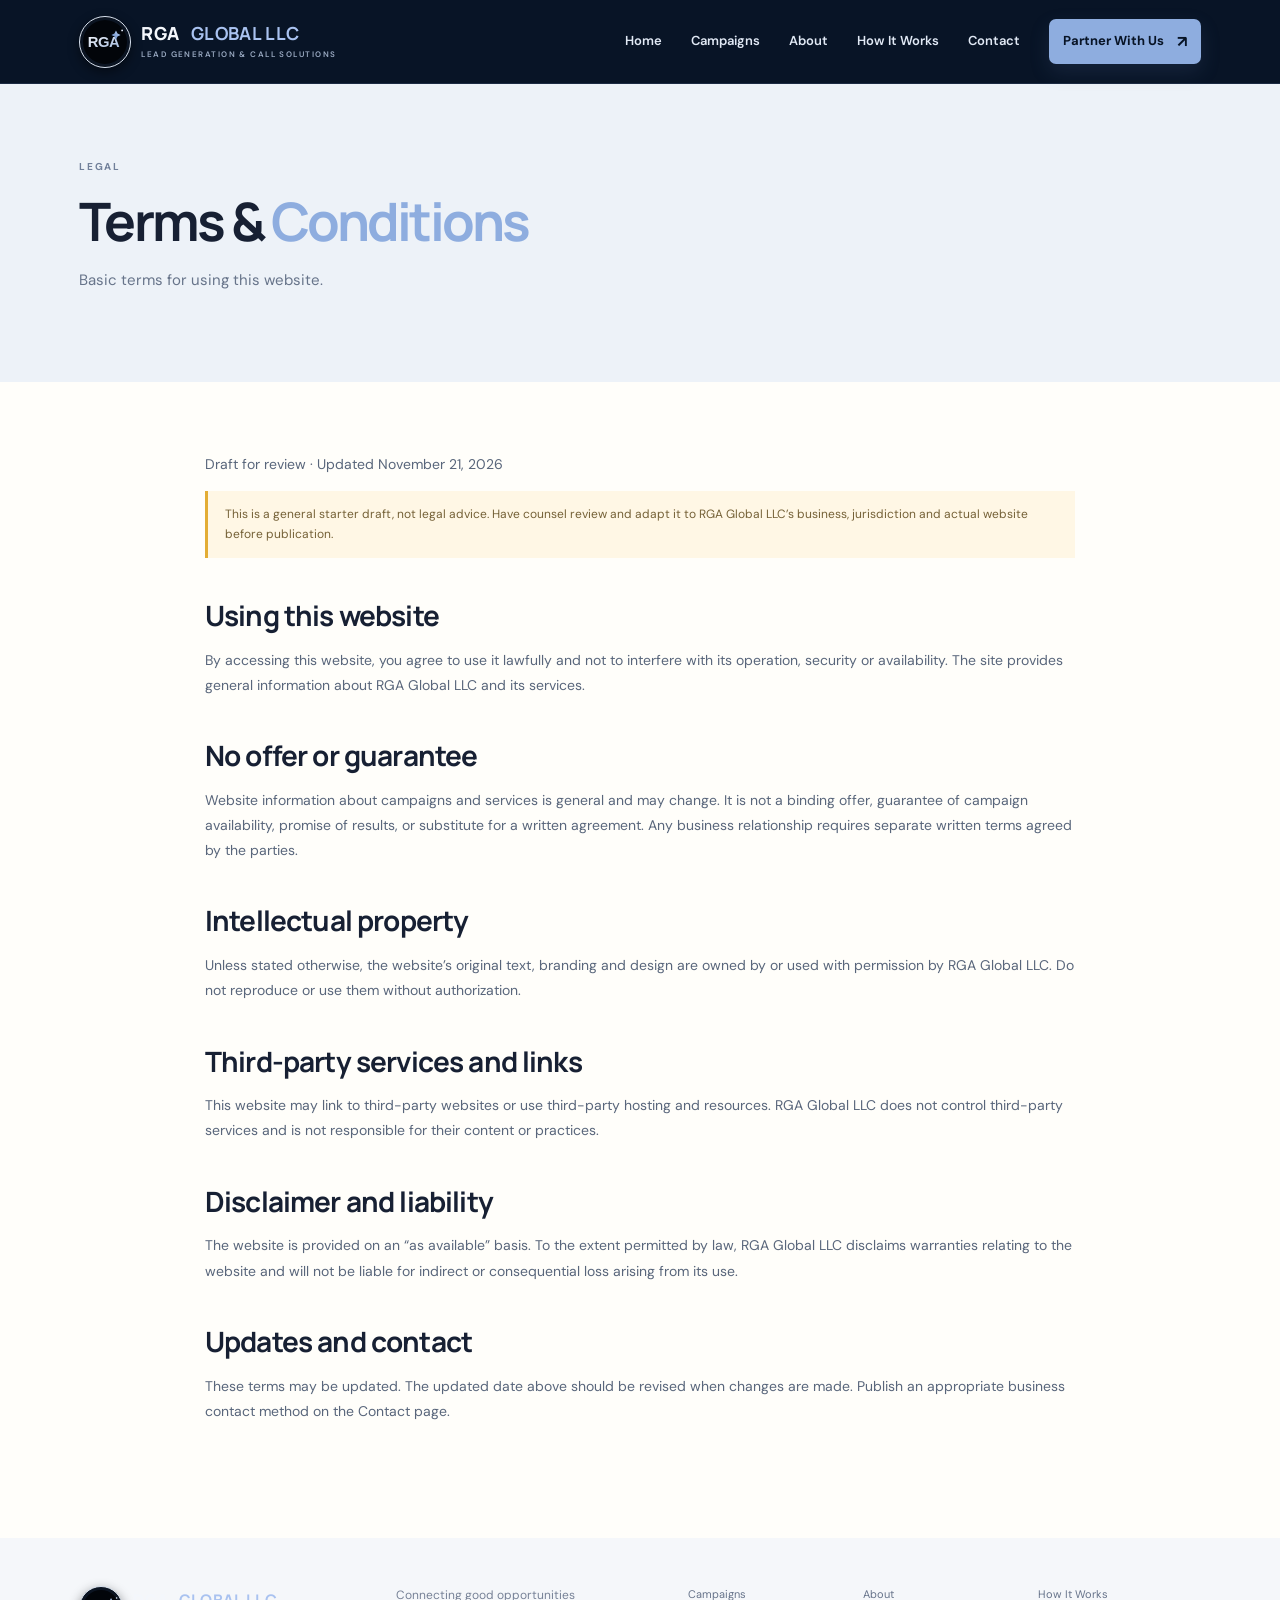
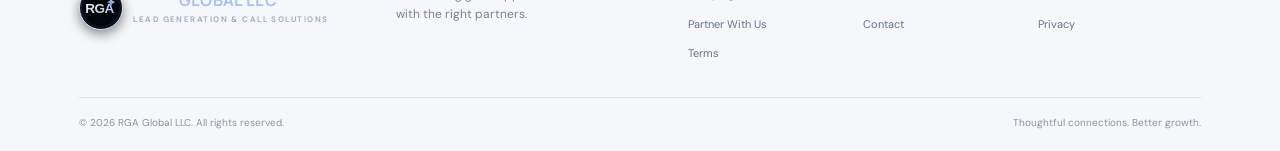
<file: terms.html>
<!doctype html><html lang="en"><head><meta charset="utf-8"><meta name="viewport" content="width=device-width, initial-scale=1"><meta name="description" content="Terms for using the RGA Global website."><title>Terms & Conditions | RGA Global</title><link rel="stylesheet" href="styles.css"><link rel="stylesheet" href="theme.css"></head><body>
<header class="site-header"><a class="brand" href="index.html"><span class="brand-mark"><img src="assets/rga-symbol.svg" alt=""></span><span>RGA <b>GLOBAL LLC</b><small>LEAD GENERATION &amp; CALL SOLUTIONS</small></span></a><button class="menu-toggle" aria-label="Open navigation" aria-expanded="false">☰</button><nav class="nav"><a href="index.html">Home</a><a href="campaigns.html">Campaigns</a><a href="about.html">About</a><a href="how-it-works.html">How It Works</a><a href="contact.html">Contact</a><a class="button button-small" href="partner.html">Partner With Us <span>↗</span></a></nav></header>
<main><section class="inner-hero"><div><div class="section-kicker">LEGAL</div><h1>Terms & <em>Conditions</em></h1><p>Basic terms for using this website.</p></div></section><section class="content-section"><p class="legal-date">Draft for review · Updated November 21, 2026</p><div class="notice">This is a general starter draft, not legal advice. Have counsel review and adapt it to RGA Global LLC’s business, jurisdiction and actual website before publication.</div><h2>Using this website</h2><p>By accessing this website, you agree to use it lawfully and not to interfere with its operation, security or availability. The site provides general information about RGA Global LLC and its services.</p><h2>No offer or guarantee</h2><p>Website information about campaigns and services is general and may change. It is not a binding offer, guarantee of campaign availability, promise of results, or substitute for a written agreement. Any business relationship requires separate written terms agreed by the parties.</p><h2>Intellectual property</h2><p>Unless stated otherwise, the website’s original text, branding and design are owned by or used with permission by RGA Global LLC. Do not reproduce or use them without authorization.</p><h2>Third-party services and links</h2><p>This website may link to third-party websites or use third-party hosting and resources. RGA Global LLC does not control third-party services and is not responsible for their content or practices.</p><h2>Disclaimer and liability</h2><p>The website is provided on an “as available” basis. To the extent permitted by law, RGA Global LLC disclaims warranties relating to the website and will not be liable for indirect or consequential loss arising from its use.</p><h2>Updates and contact</h2><p>These terms may be updated. The updated date above should be revised when changes are made. Publish an appropriate business contact method on the Contact page.</p></section></main>
<footer class="footer"><div class="footer-top"><a class="brand brand-footer" href="index.html"><span class="brand-mark"><img src="assets/rga-symbol.svg" alt=""></span><span>RGA <b>GLOBAL LLC</b><small>LEAD GENERATION &amp; CALL SOLUTIONS</small></span></a><p>Connecting good opportunities<br>with the right partners.</p><div class="footer-links"><a href="campaigns.html">Campaigns</a><a href="about.html">About</a><a href="how-it-works.html">How It Works</a><a href="partner.html">Partner With Us</a><a href="contact.html">Contact</a><a href="privacy.html">Privacy</a><a href="terms.html">Terms</a></div></div><div class="footer-bottom"><span>© <span id="year">2026</span> RGA Global LLC. All rights reserved.</span><span>Thoughtful connections. Better growth.</span></div></footer><script src="script.js"></script></body></html>
</file>
<file: styles.css>
@import url('https://fonts.googleapis.com/css2?family=DM+Sans:wght@400;500;600;700&family=Manrope:wght@400;500;600;700;800&display=swap');
:root{--navy:#101e39;--blue:#2856e8;--sky:#e9efff;--ink:#15213a;--muted:#657188;--line:#e6eaf1;--mint:#b9ebd7}*{box-sizing:border-box}html{scroll-behavior:smooth}body{margin:0;color:var(--ink);font-family:'DM Sans',Arial,sans-serif;line-height:1.6}a{color:inherit;text-decoration:none}.site-header{height:84px;padding:0 max(calc((100vw - 1180px)/2),6.2%);display:flex;align-items:center;justify-content:space-between;border-bottom:1px solid #edf0f5;background:#fff}.brand{display:flex;align-items:center;gap:10px;font:800 18px Manrope,sans-serif;letter-spacing:.02em}.brand>span:last-child{line-height:1.1}.brand b{color:var(--blue)}.brand small{display:block;font:600 8px 'DM Sans',sans-serif;letter-spacing:.18em;color:#8993a5;margin-top:5px}.brand-mark{display:grid;place-items:center;width:39px;height:39px;border-radius:12px;background:var(--blue);color:white;font:800 21px Manrope;transform:skew(-5deg)}.nav{display:flex;align-items:center;gap:29px;font-size:13px;font-weight:600;color:#59657b}.nav>a.active{color:var(--blue)}.button{display:inline-flex;align-items:center;gap:24px;background:var(--blue);color:#fff;border-radius:7px;padding:14px 19px;font-weight:700;font-size:13px;box-shadow:0 8px 18px #2856e829}.button span{font-size:16px}.button-small{padding:10px 14px;gap:13px}.menu-toggle{display:none;border:0;background:none;font-size:25px}.hero{min-height:590px;max-width:1180px;margin:auto;padding:72px 0 50px;display:grid;grid-template-columns:1fr 1fr;align-items:center;gap:30px}.eyebrow,.section-kicker{font-size:10px;font-weight:700;letter-spacing:.16em;color:#71809a}.eyebrow{display:flex;align-items:center;gap:10px;color:#52627d}.eyebrow>span{height:7px;width:7px;border-radius:50%;background:var(--blue)}h1,h2,h3,p{margin-top:0}h1,h2,h3{font-family:Manrope, sans-serif}h1{font-size:clamp(44px,5.5vw,68px);letter-spacing:-.055em;line-height:1.08;margin:25px 0 20px;max-width:590px}h1 em,h2 em{font-style:normal;color:var(--blue)}.hero-copy>p{font-size:16px;max-width:500px;color:var(--muted);line-height:1.8}.hero-actions{display:flex;align-items:center;gap:28px;margin-top:30px}.text-link{color:var(--blue);font-size:13px;font-weight:700}.text-link span{padding-left:7px}.trust-line{display:flex;align-items:center;gap:12px;color:#727f93;font-size:11px;line-height:1.5;margin-top:45px}.trust-icon{display:grid;place-items:center;border-radius:50%;width:38px;height:38px;background:#edf2ff;color:var(--blue);font-size:20px}.hero-art{position:relative;height:420px;border-radius:28px;background:radial-gradient(circle at 50% 50%,#fdfefe 3%,#f1f5ff 40%,#e9effb 100%);overflow:hidden}.hero-art:after{content:'';position:absolute;inset:0;background-image:radial-gradient(#b9c8ed 1px,transparent 1px);background-size:22px 22px;opacity:.42}.orbit{position:absolute;z-index:1;border:1px solid #cbd6ef;border-radius:50%;width:340px;height:340px;top:40px;left:calc(50% - 170px);transform:rotate(-28deg)}.orbit-two{width:400px;height:260px;top:80px;left:calc(50% - 200px);transform:rotate(31deg)}.art-center{position:absolute;z-index:3;top:120px;left:calc(50% - 75px);text-align:center}.center-ring{display:grid;place-items:center;width:150px;height:150px;border:1px solid #b4c5f2;border-radius:50%;background:#ffffffc9;box-shadow:0 10px 50px #7590d52a}.center-ring:before{content:'';position:absolute;width:116px;height:116px;border:1px dashed #91a8e8;border-radius:50%}.center-ring span{display:grid;place-items:center;width:70px;height:70px;border-radius:23px;background:var(--blue);color:#fff;font:800 42px Manrope;box-shadow:0 12px 22px #2856e850}.center-caption{font:800 12px Manrope;letter-spacing:.09em;margin-top:12px}.center-caption b{color:var(--blue)}.art-card{position:absolute;z-index:4;background:#fff;border:1px solid #e5eaf3;border-radius:10px;padding:13px 15px;box-shadow:0 12px 30px #20376116;font-size:10px;color:#71809a}.card-top{top:71px;left:32px}.card-top b{color:var(--blue);padding-left:15px}.dot{display:inline-block;width:7px;height:7px;border-radius:50%;background:#50c39a;margin-right:8px}.card-bottom{right:20px;bottom:47px;display:flex;align-items:center;gap:12px;font-size:9px;line-height:1.45}.card-bottom strong{font-size:12px;color:var(--ink)}.bars{height:31px;display:flex;align-items:end;gap:3px}.bars i{width:5px;border-radius:4px;background:#98aef8;height:40%}.bars i:nth-child(2){height:65%}.bars i:nth-child(3){height:53%}.bars i:nth-child(4){height:80%;background:var(--blue)}.bars i:nth-child(5){height:100%;background:var(--blue)}.spark{position:absolute;z-index:2;color:var(--blue)}.spark-a{top:78px;right:84px;font-size:22px}.spark-b{bottom:92px;left:71px;font-size:15px}.proof-strip{border-top:1px solid var(--line);border-bottom:1px solid var(--line);padding:21px max(calc((100vw - 1180px)/2),6.2%);display:grid;grid-template-columns:repeat(4,1fr);gap:20px}.proof-strip>div{display:flex;align-items:center;gap:12px}.proof-icon{font-size:21px;color:var(--blue);width:40px;height:40px;border-radius:11px;background:#f0f4ff;display:grid;place-items:center}.proof-strip b,.proof-strip small{display:block}.proof-strip b{font-size:12px}.proof-strip small{font-size:10px;color:#8791a2}.section{max-width:1180px;margin:auto;padding:100px 0}.split-heading{display:flex;align-items:end;justify-content:space-between;gap:60px}.split-heading h2,.dark-section h2{font-size:43px;letter-spacing:-.045em;line-height:1.18;margin:14px 0 30px}.split-heading>div{max-width:450px;color:var(--muted);font-size:14px}.split-heading>div p{margin-bottom:15px}.service-grid{display:grid;grid-template-columns:repeat(3,1fr);gap:18px;margin-top:34px}.service-card{border:1px solid var(--line);border-radius:12px;padding:26px 25px;min-height:250px;position:relative}.service-card.featured{background:#f1f5ff;border-color:#e4eaff}.card-number{font-size:10px;color:#8995aa;letter-spacing:.12em}.service-icon{position:absolute;right:24px;top:22px;color:var(--blue);font-size:24px}.service-card h3{margin:28px 0 10px;font-size:19px;letter-spacing:-.03em}.service-card p{font-size:12px;color:var(--muted);line-height:1.7;min-height:62px}.service-card>a{font-size:11px;font-weight:700;color:var(--blue)}.service-card>a span{margin-left:6px}.dark-section{max-width:none;background:var(--navy);color:white}.dark-inner{max-width:1180px;margin:auto;padding:85px 0 72px}.section-kicker.light{color:#a8b7dc}.dark-section h2{font-size:45px;margin-bottom:15px}.dark-section h2 em{color:#8fa9ff}.dark-section p{font-size:13px;color:#bdc7dc;max-width:485px;margin-bottom:25px}.button-light{background:#fff;color:var(--navy);box-shadow:none}.steps{margin-top:60px;padding-top:25px;border-top:1px solid #ffffff30;display:grid;grid-template-columns:repeat(4,1fr);gap:20px}.steps div{display:flex;flex-direction:column}.steps span{font-size:10px;color:#9fb1da;margin-bottom:10px}.steps b{font:700 15px Manrope}.steps small{font-size:10px;color:#aebbd4;margin-top:5px}.verticals{padding-top:90px;padding-bottom:90px}.tag-list{display:flex;flex-wrap:wrap;gap:11px;margin-top:34px}.tag-list span{padding:11px 17px;border:1px solid var(--line);border-radius:30px;color:#53617a;font-size:12px}.cta-band{background:var(--blue);color:#fff;padding:43px max(calc((100vw - 1180px)/2),6.2%);display:flex;align-items:center;justify-content:space-between;gap:30px}.cta-band .section-kicker{color:#cfdbff}.cta-band h2{font-size:28px;letter-spacing:-.03em;margin:9px 0}.cta-band p{font-size:12px;color:#d5e0ff;margin:0}.cta-band .button-light{color:var(--blue);white-space:nowrap}.footer{background:#f8f9fc;padding:48px max(calc((100vw - 1180px)/2),6.2%) 20px}.footer-top{display:grid;grid-template-columns:1.1fr 1fr 2fr;gap:35px;align-items:start;padding-bottom:34px}.brand-footer{font-size:16px}.brand-footer .brand-mark{width:34px;height:34px;font-size:18px}.footer-top>p{font-size:12px;color:#778297}.footer-links{display:grid;grid-template-columns:repeat(3,1fr);gap:12px;font-size:11px;color:#66738a}.footer-bottom{border-top:1px solid var(--line);padding-top:17px;display:flex;justify-content:space-between;font-size:10px;color:#8993a4}
.inner-hero{background:#f2f5fc;padding:75px 6.2%}.inner-hero>div{max-width:1180px;margin:auto}.inner-hero h1{font-size:53px;max-width:730px;margin:18px 0}.inner-hero p{color:var(--muted);max-width:670px;font-size:15px}.content-section{max-width:920px;margin:auto;padding:70px 25px 100px}.content-section h2{font-size:28px;letter-spacing:-.03em;margin:35px 0 10px}.content-section h3{font-size:18px;margin:25px 0 8px}.content-section p,.content-section li{color:#59667b;font-size:14px;line-height:1.8}.content-section ul{padding-left:22px}.content-grid{display:grid;grid-template-columns:repeat(2,1fr);gap:18px}.info-card{padding:25px;border:1px solid var(--line);border-radius:12px}.info-card h3{margin-top:3px}.info-card p{margin-bottom:0}.steps-list{counter-reset:step}.steps-list article{border-left:1px solid #cad5f4;padding:0 0 25px 25px;position:relative}.steps-list article:before{counter-increment:step;content:'0' counter(step);position:absolute;left:-17px;top:0;background:#eaf0ff;color:var(--blue);padding:5px;border-radius:50%;font-size:9px}.form-placeholder{background:#f4f6fb;border:1px solid var(--line);border-radius:12px;padding:30px}.form-placeholder label{display:block;font-size:12px;font-weight:700;margin:14px 0 6px}.form-placeholder input,.form-placeholder textarea,.form-placeholder select{width:100%;padding:12px;border:1px solid #dce2ed;border-radius:6px;font:inherit;background:white}.form-note{font-size:11px;color:#8791a2}.form-placeholder button{margin-top:18px;border:0;cursor:pointer}.legal-date{font-size:12px;color:#8390a5}.notice{background:#fff7e5;border-left:3px solid #e3ad35;padding:14px 17px;color:#756137;font-size:12px}
@media(max-width:1250px){.hero,.section,.dark-inner{margin-left:6.2%;margin-right:6.2%}}@media(max-width:850px){.site-header{height:72px}.menu-toggle{display:block}.nav{display:none;position:absolute;z-index:10;top:72px;left:0;right:0;padding:20px 6%;background:white;border-bottom:1px solid var(--line);flex-direction:column;align-items:stretch;gap:16px}.nav.open{display:flex}.nav .button{justify-content:center}.hero{padding-top:52px;grid-template-columns:1fr}.hero-art{height:350px}.proof-strip{grid-template-columns:repeat(2,1fr)}.section{padding:70px 0}.split-heading{display:block}.split-heading h2{font-size:37px}.service-grid{grid-template-columns:1fr}.service-card{min-height:210px}.service-card p{min-height:auto}.steps{grid-template-columns:repeat(2,1fr);row-gap:28px}.dark-inner{padding:65px 0}.dark-section h2{font-size:37px}.cta-band{align-items:flex-start;flex-direction:column}.footer-top{grid-template-columns:1fr 1fr}.footer-links{grid-column:1/-1}.inner-hero h1{font-size:43px}}@media(max-width:500px){.hero{margin-left:6%;margin-right:6%}h1{font-size:46px}.hero-actions{align-items:flex-start;flex-direction:column;gap:18px}.hero-art{height:300px}.art-center{top:83px;transform:scale(.82)}.card-top{top:36px;left:14px}.card-bottom{right:8px;bottom:20px}.proof-strip{padding:18px 6%;gap:17px}.proof-strip b{font-size:11px}.proof-strip small{font-size:9px}.section{margin-left:6%;margin-right:6%}.steps{grid-template-columns:1fr 1fr}.footer-top{grid-template-columns:1fr;gap:15px}.footer-links{grid-template-columns:repeat(2,1fr)}.footer-bottom{gap:12px;flex-direction:column}.content-grid{grid-template-columns:1fr}.inner-hero{padding:58px 6%}.inner-hero h1{font-size:40px}.cta-band{padding:38px 6%}}
</file>
<file: campaigns.css>
.tag-list a{padding:11px 17px;border:1px solid var(--line);border-radius:30px;color:#53617a;font-size:12px}.tag-list a:hover{border-color:#a8baf4;background:#f1f5ff;color:var(--blue)}
.campaign-section{max-width:1180px;margin:auto;padding:65px 0 95px}.campaign-grid{display:grid;grid-template-columns:repeat(3,1fr);border-top:1px solid #e7e8eb;border-left:1px solid #e7e8eb}.campaign-card{position:relative;display:flex;min-height:335px;flex-direction:column;padding:32px 34px 26px;border-right:1px solid #e7e8eb;border-bottom:1px solid #e7e8eb;background:#fff;transition:background .2s,color .2s}.campaign-icon{display:grid;place-items:center;width:52px;height:52px;border-radius:4px;background:#f2f5ff;color:var(--blue);font-size:23px}.campaign-number{position:absolute;right:25px;top:8px;font:800 58px Manrope,sans-serif;color:#f2f4f8}.campaign-card h2{position:relative;margin:31px 0 14px;font-size:19px;line-height:1.3;letter-spacing:-.035em;text-transform:uppercase}.campaign-card p{margin:0;color:#6b7587;font-size:13px;line-height:1.8}.campaign-arrow{color:var(--blue);font-size:24px;margin-top:auto;padding-top:20px}.campaign-card:hover{background:var(--navy);color:white}.campaign-card:hover .campaign-icon{background:#263757;color:#9db3ff}.campaign-card:hover .campaign-number{color:#1d2b45}.campaign-card:hover h2{color:white}.campaign-card:hover p{color:#c0c9da}.campaign-card:hover .campaign-arrow{color:#9db3ff}.campaign-cta{margin-top:35px;padding:30px 34px;background:var(--blue);border-radius:10px;color:white;display:flex;align-items:center;justify-content:space-between;gap:20px}.campaign-cta h2{font:700 24px Manrope,sans-serif;margin:8px 0 0}.campaign-cta .button-light{white-space:nowrap}
@media(max-width:1250px){.campaign-section{margin-left:6.2%;margin-right:6.2%}}@media(max-width:850px){.campaign-grid{grid-template-columns:repeat(2,1fr)}.campaign-card{min-height:300px;padding:25px}.campaign-section{padding-top:45px}}@media(max-width:560px){.campaign-grid{grid-template-columns:1fr}.campaign-card{min-height:250px}.campaign-cta{align-items:flex-start;flex-direction:column}}
</file>
<file: home.css>
.home-core{padding-top:65px}.home-core-heading{display:flex;align-items:end;justify-content:space-between;gap:25px}.home-core-heading h2,.section-industries h2,.testimonials-section h2{font:900 clamp(42px,5vw,64px)/.96 'Barlow Condensed','Arial Narrow',Impact,sans-serif;letter-spacing:.01em;text-transform:uppercase;margin:14px 0 17px}.home-core-heading h2 em,.section-industries h2 em,.testimonials-section h2 em{font-style:normal;color:var(--blue)}.home-core-heading p,.industries-intro{font-size:14px;color:var(--muted);max-width:560px}.service-tabs{display:flex;gap:5px;background:#f3efe5;border-radius:5px;padding:5px;margin-bottom:20px}.service-tab{border:0;padding:13px 20px;background:transparent;color:#6e6b65;font:700 11px 'DM Sans',sans-serif;letter-spacing:.09em;text-transform:uppercase;cursor:pointer}.service-tab.is-active{background:#111116;color:#fffefa}.service-panel{display:grid;grid-template-columns:repeat(3,1fr);border:1px solid var(--line);background:#fffefa}.service-panel[hidden]{display:none}.service-panel article{position:relative;min-height:220px;padding:26px 25px;border-right:1px solid var(--line)}.service-panel article:last-child{border-right:0}.service-panel article>span{font:800 48px 'Barlow Condensed',sans-serif;color:#f1ecdf;position:absolute;right:18px;top:8px}.service-panel article b{display:block;position:relative;font:800 19px 'Barlow Condensed',sans-serif;text-transform:uppercase;margin:17px 0 11px}.service-panel article p{min-height:54px;color:var(--muted);font-size:12px;line-height:1.7}.service-panel article a{color:var(--blue);font-size:11px;font-weight:700}
.results-section{background:#111116;color:#fffefa}.results-inner{max-width:1180px;margin:auto;padding:90px 0}.results-layout{display:grid;grid-template-columns:1fr 1fr;align-items:center;gap:65px}.results-layout h2{font:900 clamp(60px,7vw,90px)/.88 'Barlow Condensed','Arial Narrow',Impact,sans-serif;text-transform:uppercase;letter-spacing:.01em;margin:22px 0}.results-layout h2 em{font-style:normal;color:#8eaddf}.results-layout>div:first-child>p{max-width:580px;color:#c5c1b7;font-size:15px;line-height:1.8}.results-points{margin-top:35px}.results-points>div{display:grid;grid-template-columns:38px 1fr;column-gap:12px;border-top:1px solid #ffffff1c;padding:18px 0}.results-points span{grid-row:span 2;color:#8eaddf;font-size:10px;font-weight:700}.results-points b{font:800 18px 'Barlow Condensed',sans-serif;text-transform:uppercase;letter-spacing:.03em}.results-points small{color:#a9a69e;font-size:11px;margin-top:4px}.results-visual{min-height:370px;position:relative;display:grid;place-items:center}.results-orbit{position:absolute;width:min(360px,70vw);aspect-ratio:1;border:1px solid #8eaddf45;border-radius:50%;box-shadow:0 0 0 36px #8eaddf0a,0 0 0 72px #8eaddf08}.results-panel{position:relative;z-index:1;width:min(390px,90%);min-height:265px;padding:35px;background:linear-gradient(145deg,#33302a,#201f1d 68%,#171719);border:1px solid #8eaddf55;box-shadow:inset 0 1px #ffffff18,0 18px 40px #0008;display:flex;flex-direction:column;justify-content:space-between}.results-panel span,.results-panel small{font-size:9px;letter-spacing:.18em;color:#8eaddf}.results-panel strong{font:900 42px/.98 'Barlow Condensed',sans-serif;text-transform:uppercase}
.industries-section{background:#101015;color:#fffefa}.section-industries{padding-top:90px;padding-bottom:95px}.section-industries h2{font-size:clamp(46px,6vw,74px);margin:15px 0}.section-industries h2 em{color:#8eaddf}.industries-intro{color:#b6b4b0;margin-bottom:35px}.industry-grid{display:grid;grid-template-columns:repeat(3,1fr);border-top:1px solid #ffffff18;border-left:1px solid #ffffff18}.industry-grid>a{display:flex;align-items:center;gap:20px;min-height:130px;padding:25px 28px;background:#191a29;border-right:1px solid #ffffff18;border-bottom:1px solid #ffffff18;transition:background .2s}.industry-grid>a:hover{background:#29251b}.industry-grid>a>span{font-size:26px;color:#8eaddf;min-width:35px;text-align:center}.industry-grid b,.industry-grid small{display:block}.industry-grid b{font:800 20px 'Barlow Condensed',sans-serif;text-transform:uppercase;letter-spacing:.03em}.industry-grid small{font-size:11px;color:#a9a9b1;margin-top:5px}.industry-link{display:inline-block;margin-top:25px;color:#a9c2f0}
.testimonials-section{background:#faf9f5}.testimonials-section .section{padding-top:95px;padding-bottom:100px}.testimonials-section h2{font-size:clamp(45px,6vw,72px);margin:17px 0 42px}.testimonial-grid{display:grid;grid-template-columns:repeat(3,1fr);gap:22px}.testimonial-grid article{min-height:260px;padding:28px;background:#fff;border-top:2px solid #e8dfc7;box-shadow:0 8px 28px #1a1a1010;display:flex;flex-direction:column}.testimonial-grid article:nth-child(2){border-top-color:#8eaddf}.quote-mark{font:700 44px Georgia,serif;line-height:.8;color:#8eaddf}.testimonial-grid p{font-size:13px;line-height:1.8;color:#74716a;margin:20px 0 auto}.testimonial-grid b{font-size:13px;margin-top:24px}.testimonial-grid small{font-size:11px;color:#838078;margin-top:3px}
.business-hours{margin-top:22px;padding-top:17px;border-top:1px solid var(--line);display:flex;flex-direction:column;gap:5px}.business-hours b{font-size:11px;text-transform:uppercase;letter-spacing:.12em;color:#8a7133}.business-hours span{font-size:13px;color:#59667b;line-height:1.6}
@media(max-width:1250px){.results-inner{margin-left:6.2%;margin-right:6.2%}}@media(max-width:850px){.home-core-heading{align-items:flex-start;flex-direction:column}.service-tabs{margin:5px 0 20px}.service-panel{grid-template-columns:1fr}.service-panel article{border-right:0;border-bottom:1px solid var(--line);min-height:190px}.service-panel article:last-child{border-bottom:0}.results-layout{grid-template-columns:1fr;gap:25px}.results-visual{min-height:310px}.industry-grid{grid-template-columns:repeat(2,1fr)}.testimonial-grid{grid-template-columns:1fr}.testimonial-grid article{min-height:220px}.results-inner{padding:70px 0}}@media(max-width:520px){.service-tabs{width:100%}.service-tab{flex:1;padding:12px 8px;font-size:10px}.industry-grid{grid-template-columns:1fr}.industry-grid>a{min-height:100px}.section-industries{padding-top:65px;padding-bottom:70px}.home-core{padding-top:55px}.results-layout h2{font-size:62px}}
.metrics-strip{grid-template-columns:repeat(5,1fr);padding-top:24px;padding-bottom:24px;background:#f6f8fb;border-color:#dce4ef;gap:0}.metrics-strip>div{display:block;text-align:center;padding:4px 12px;border-right:1px solid #dce4ef}.metrics-strip>div:last-child{border-right:0}.metrics-strip b{font:900 38px/.95 'Barlow Condensed','Arial Narrow',Impact,sans-serif;color:#5979ad}.metrics-strip small{margin-top:7px;font-size:9px;letter-spacing:.1em;text-transform:uppercase;color:#65738a}
@media(max-width:850px){.metrics-strip{grid-template-columns:repeat(3,1fr);row-gap:15px}.metrics-strip>div:nth-child(3){border-right:0}}@media(max-width:520px){.metrics-strip{grid-template-columns:repeat(2,1fr)}.metrics-strip>div{border-right:0;border-bottom:1px solid #dce4ef;padding:13px 6px}.metrics-strip>div:last-child{grid-column:1/-1;border-bottom:0}}
</file>
<file: theme.css>
@import url('https://fonts.googleapis.com/css2?family=Barlow+Condensed:wght@700;800;900&display=swap');
:root{--navy:#111116;--blue:#8eaddf;--sky:#f5f0e5;--ink:#19191d;--muted:#6e6b65;--line:#e7e2d8;--mint:#d9c786}
body{color:var(--ink);background:#fffefa}
.site-header{background:#faf8f2;border-color:#e7e2d8}
.brand b,.nav>a.active,.text-link,.campaign-arrow{color:var(--blue)}
.brand-mark,.button,.eyebrow>span{background:var(--blue)}
.button{color:#121212;box-shadow:0 8px 18px #92752c25}
.button-light{background:#fffefa;color:#181818}
.hero-art{background:radial-gradient(circle at 50% 50%,#fffefa 3%,#f7f3e9 45%,#eee7d5 100%)}
.hero-art:after{background-image:radial-gradient(#d4c59d 1px,transparent 1px);opacity:.38}
.orbit{border-color:#d8c99f}.center-ring{border-color:#d6c18b}.center-ring:before{border-color:#c4aa65}.center-ring span{background:#17171b;box-shadow:0 12px 22px #92752c40}
.art-card{border-color:#e8e1d2}.dot{background:#b99a45}.bars i{background:#d7c58f}.bars i:nth-child(4),.bars i:nth-child(5){background:#8eaddf}
.spark,.service-icon,.proof-icon{color:var(--blue)}.proof-icon,.trust-icon{background:#f3eedf}.trust-icon{color:#94762e}
.service-card.featured{background:#f8f4e9;border-color:#e9dfc6}
.dark-section{background:#151519}.dark-section h2 em{color:#a9c2f0}.steps span{color:#a9c2f0}
.tag-list a:hover{border-color:#cfb978;background:#f8f4e9;color:#725a1b}
.campaign-card:hover .campaign-icon{background:#29271f;color:#e0c46d}.campaign-card:hover .campaign-arrow{color:#e0c46d}
.inner-hero{background:#f5f1e7}.info-card,.form-placeholder{border-color:#e7e2d8}
.cta-band,.campaign-cta{background:#17171b}.cta-band .section-kicker,.campaign-cta .section-kicker{color:#a9c2f0}.cta-band .button-light,.campaign-cta .button-light{color:#181818}
.footer{background:#f8f6f0}.footer-bottom{border-color:#e7e2d8}
:root{--navy:#111116;--blue:#8eaddf;--sky:#f5f0e5;--ink:#19191d;--muted:#6e6b65;--line:#e7e2d8;--mint:#d9c786}
.hero-showcase{min-height:650px;max-width:1820px;padding-top:52px;padding-bottom:52px;grid-template-columns:1fr 1fr;gap:35px}
.hero-showcase .hero-copy{padding:0 0 0 1.5%}.hero-showcase .hero-display{font-family:'Barlow Condensed','Arial Narrow',Impact,sans-serif;font-size:clamp(72px,8.2vw,126px);font-weight:900;letter-spacing:-.035em;line-height:.83;margin:29px 0 27px;color:#111116}.hero-showcase .hero-display em{color:#8eaddf;font-style:normal}.hero-showcase .hero-copy>p{max-width:610px;font-size:17px;line-height:1.8}.hero-showcase .hero-actions{margin-top:28px}.hero-showcase .trust-line{margin-top:27px}
.hero-emblem{height:570px;background:transparent;border-radius:0;overflow:visible;display:grid;place-items:center;perspective:1100px}.hero-emblem:after{content:none}
.emblem-disc{position:relative;z-index:2;width:min(390px,70vw);aspect-ratio:1;border-radius:50%;display:grid;place-items:center;background:radial-gradient(circle at 33% 24%,#33323a 0%,#1b1b21 35%,#0e0e13 74%,#07070a 100%);border:1px solid #d0b45e;box-shadow:inset 12px 12px 24px #ffffff18,inset -20px -24px 30px #000a,0 18px 0 #8f7330,0 26px 38px #0005,0 45px 65px #6c552a30;transform:rotateX(7deg) rotateY(-8deg);transform-style:preserve-3d}
.emblem-edge{position:absolute;inset:12px;border:1px solid #d6bc6c;border-radius:50%;box-shadow:inset 0 0 0 5px #ffffff08}
.emblem-content{position:relative;z-index:1;text-align:center;color:#f8f4e8;transform:translateZ(28px);text-shadow:0 2px 4px #0009}.emblem-symbol{display:grid;place-items:center;width:100px;height:100px;margin:0 auto 20px;border-radius:29px;background:linear-gradient(145deg,#e0c673,#987829);color:#111116;font:900 60px Manrope,sans-serif;box-shadow:inset 3px 3px 5px #fff8,inset -5px -6px 9px #59451d88,0 10px 18px #0008;transform:rotate(-6deg)}.emblem-name{font:800 31px/1.03 Manrope,sans-serif;letter-spacing:.04em}.emblem-name strong{color:#dfc56e}.emblem-llc{font:600 10px 'DM Sans',sans-serif;letter-spacing:.28em;color:#c9c2ae;margin-top:13px}
.emblem-orbit{position:absolute;z-index:1;border:1px solid #c7a9563b;border-radius:50%;width:530px;height:530px;transform:rotateX(67deg) rotateZ(-18deg)}.emblem-orbit-two{width:450px;height:450px;transform:rotateX(67deg) rotateZ(26deg);border-style:dashed}.emblem-orbit-three{width:640px;height:640px;transform:rotateX(67deg) rotateZ(2deg);border-color:#c7a95628}.emblem-orbit i{position:absolute;left:16%;top:5px;width:11px;height:11px;border-radius:50%;background:#d5b95d;box-shadow:0 0 0 5px #d5b95d1c}.emblem-orbit-two i{left:auto;right:15%;top:auto;bottom:5px}.emblem-orbit-three i{left:auto;right:7%;top:38%}.emblem-glint{position:absolute;z-index:3;top:16%;right:26%;width:13px;height:13px;border-radius:50%;background:#f1d986;box-shadow:0 0 0 7px #d8bd661d,0 0 25px 5px #e5ca6b99}
@media(max-width:850px){.hero-showcase{padding-top:48px;gap:10px;grid-template-columns:1fr}.hero-showcase .hero-copy{padding:0}.hero-showcase .hero-display{font-size:clamp(68px,13vw,106px)}.hero-emblem{height:420px}.emblem-disc{width:min(330px,68vw)}.emblem-orbit{width:410px;height:410px}.emblem-orbit-two{width:350px;height:350px}.emblem-orbit-three{width:490px;height:490px}}
@media(max-width:500px){.hero-showcase .hero-display{font-size:clamp(64px,18vw,88px)}.hero-emblem{height:350px}.emblem-disc{width:min(270px,72vw)}.emblem-symbol{width:78px;height:78px;font-size:48px}.emblem-name{font-size:26px}.emblem-orbit{width:330px;height:330px}.emblem-orbit-two{width:280px;height:280px}.emblem-orbit-three{width:390px;height:390px}}
:root{--navy:#081426;--blue:#8eaddf;--sky:#e9f5ec;--ink:#191d1a;--muted:#686f6a;--line:#e1e9e2;--mint:#b7f1c9}
.site-header{background:#081426;border-color:#173524}.brand{color:#f5fff7}.brand b,.nav>a.active{color:#a9c2f0}.brand small{color:#9bb5a2}.nav{color:#e3eee6}.button,.eyebrow>span{background:#8eaddf}.button{color:#081426;box-shadow:0 8px 20px #0b7e3d38}.button-light{background:#fff;color:#081426}
.brand-mark{background:#0b1728;transform:none;box-shadow:inset 0 1px #ffffff24,0 5px 12px #0005}.brand-mark img{display:block;width:100%;height:100%;object-fit:contain;border-radius:inherit}.brand-footer .brand-mark{overflow:hidden}.brand-footer .brand-mark img{width:100%;height:100%}
.hero-showcase{width:100%;max-width:none;margin:0;padding-left:max(calc((100vw - 1820px)/2),6.2%);padding-right:max(calc((100vw - 1820px)/2),6.2%);background:radial-gradient(ellipse at 75% 45%,#0d6332 0%,#074322 31%,#062817 62%,#04190e 100%);color:#f5fff7}.hero-showcase .hero-copy>p{color:#d2e5d7}.hero-showcase .hero-display{color:#f5fff7}.hero-showcase .hero-display em{color:#36d875}.hero-showcase .eyebrow{color:#c4e9d0}.hero-showcase .text-link{color:#b4cbf0}.hero-showcase .trust-line{color:#b9d4c1}.hero-showcase .trust-icon{background:#192a43;color:#b4cbf0}
.hero-emblem{background:transparent}.emblem-disc{background:radial-gradient(circle at 33% 24%,#172842 0%,#101f37 42%,#0a172a 78%,#06101e 100%);border-color:#39da79;box-shadow:inset 12px 12px 24px #ffffff18,inset -20px -24px 30px #000a,0 18px 0 #111d30,0 26px 38px #0008,0 45px 65px #0006}.emblem-edge{border-color:#57e68b}.emblem-symbol{background:transparent;box-shadow:none;transform:none}.emblem-symbol img{width:100%;height:100%;object-fit:contain;filter:drop-shadow(0 8px 8px #0008)}.emblem-name strong{color:#a9c2f0}.emblem-llc{color:#b8d2bf}.emblem-orbit{border-color:#a9c2f040}.emblem-orbit-three{border-color:#a9c2f025}.emblem-orbit i{background:#a9c2f0;box-shadow:0 0 0 5px #a9c2f01d}.emblem-glint{background:#b3ffca;box-shadow:0 0 0 7px #a9c2f01d,0 0 25px 5px #a9c2f099}
.proof-icon,.trust-icon{background:#eaf0f8;color:#159447}.service-card.featured{background:#f1f5fb;border-color:#dce5f1}.inner-hero{background:#edf2f8}.cta-band,.campaign-cta{background:#0b1728}.cta-band .section-kicker,.campaign-cta .section-kicker{color:#8ef0ad}.footer{background:#f5f8f5}
@media(max-width:850px){.hero-showcase{padding-left:6.2%;padding-right:6.2%}}
:root{--navy:#081426;--blue:#8eaddf;--sky:#eaf0f8;--ink:#172033;--muted:#67748a;--line:#dce4ef;--mint:#c7d8f5}
.site-header{background:#081426;border-color:#1c2b43}.brand{color:#f4f7fc}.brand b,.nav>a.active{color:#a9c2f0}.brand small{color:#9aaac2}.nav{color:#e1e9f5}.button,.eyebrow>span{background:#8eaddf}.button{color:#081426;box-shadow:0 8px 20px #4a669233}.button-light{background:#f4f7fc;color:#081426}
.brand-mark{background:#0b1728;box-shadow:inset 0 1px #ffffff24,0 5px 12px #0005}
.hero-showcase{background:radial-gradient(ellipse at 75% 45%,#1c3152 0%,#101f37 34%,#0a172a 68%,#06101e 100%);color:#f4f7fc}.hero-showcase .hero-copy>p{color:#c8d3e5}.hero-showcase .hero-display{color:#f4f7fc}.hero-showcase .hero-display em{color:#a9c2f0}.hero-showcase .eyebrow{color:#d1def2}.hero-showcase .text-link{color:#b4cbf0}.hero-showcase .trust-line{color:#b7c6df}.hero-showcase .trust-icon{background:#192a43;color:#acc8f5}
.hero-emblem{background:transparent}.emblem-disc{width:min(430px,70vw);aspect-ratio:1.02/1;border-radius:28px 7px 28px 7px;background:linear-gradient(145deg,#172842 0%,#0c192c 58%,#07101d 100%);border-color:#7795c5;box-shadow:inset 12px 12px 24px #ffffff18,inset -20px -24px 30px #000a,0 16px 0 #111d30,0 22px 36px #0008,0 40px 60px #0006;transform:rotateX(7deg) rotateY(-8deg)}.emblem-edge{inset:12px;border-radius:19px 4px 19px 4px;border-color:#9ab5df}.emblem-symbol{background:transparent;box-shadow:none;transform:none}.emblem-symbol img{width:100%;height:100%;object-fit:contain;filter:drop-shadow(0 8px 8px #0008)}.emblem-name strong{color:#a9c2f0}.emblem-llc{color:#c2cee1}.emblem-orbit{width:455px;height:390px;border-color:#9ab7e044;border-radius:25px;transform:rotate(-15deg) perspective(900px) rotateX(25deg)}.emblem-orbit-two{width:405px;height:350px;border-radius:20px;border-color:#9ab7e033;transform:rotate(12deg) perspective(900px) rotateX(25deg)}.emblem-orbit-three{width:510px;height:450px;border-radius:30px;border-color:#9ab7e022;transform:rotate(-3deg) perspective(900px) rotateX(25deg)}.emblem-orbit i{background:#a9c2f0;box-shadow:0 0 0 5px #9ab7e01d}.emblem-glint{background:#dce8ff;box-shadow:0 0 0 7px #9ab7e01d,0 0 25px 5px #9ab7e099}
.proof-icon,.trust-icon{background:#eaf0f8;color:#5476ae}.service-card.featured{background:#f1f5fb;border-color:#dce5f1}.inner-hero{background:#edf2f8}.cta-band,.campaign-cta{background:#0b1728}.cta-band .section-kicker,.campaign-cta .section-kicker{color:#b5caea}.footer{background:#f5f7fa}
.results-section,.industries-section{background:#081426}.results-layout h2 em,.results-points span,.industry-grid>a>span,.industry-link{color:#9ab7ed}.results-orbit{border-color:#9ab7ed45;box-shadow:0 0 0 36px #9ab7ed0a,0 0 0 72px #9ab7ed08}.results-panel{background:linear-gradient(145deg,#25344d,#17253a 68%,#101a2a);border-color:#8eaddf55}.results-panel span,.results-panel small{color:#a9c2f0}.industry-grid>a{background:#121e31;border-color:#ffffff18}.industry-grid>a:hover{background:#1b2b44}.industry-grid small{color:#b0bdd1}
.campaign-card:hover .campaign-icon{background:#22344f;color:#b8cef2}.campaign-card:hover .campaign-arrow{color:#b8cef2}
.emblem-orbit-one{width:min(455px,78vw);height:auto;aspect-ratio:1.16/1}.emblem-orbit-two{width:min(405px,70vw);height:auto;aspect-ratio:1.16/1}.emblem-orbit-three{width:min(510px,88vw);height:auto;aspect-ratio:1.13/1}
@media(max-width:850px){.emblem-disc{width:min(360px,72vw)}.emblem-orbit-one{width:min(405px,86vw)}.emblem-orbit-two{width:min(350px,75vw)}.emblem-orbit-three{width:min(460px,96vw)}}@media(max-width:500px){.emblem-disc{width:min(300px,78vw)}.emblem-orbit-one{width:min(330px,88vw)}.emblem-orbit-two{width:min(285px,78vw)}.emblem-orbit-three{width:min(390px,100vw)}}
.brand b{margin-left:7px}
.hero-emblem .emblem-orbit,.hero-emblem .emblem-glint{display:none}
.hero-emblem .emblem-disc{position:relative;width:min(470px,76vw);aspect-ratio:1/1.08;height:auto;border:0;border-radius:0;clip-path:polygon(17% 0,83% 0,100% 14%,100% 68%,50% 100%,0 68%,0 14%);background:linear-gradient(145deg,#dfe9f7 0%,#829bc1 28%,#d1def1 48%,#526b92 75%,#a9bfdf 100%);filter:drop-shadow(0 28px 22px #0009);box-shadow:none;transform:rotateX(4deg) rotateY(-5deg);}
.hero-emblem .emblem-edge{position:absolute;z-index:0;inset:11px;border:0;border-radius:0;clip-path:polygon(17% 0,83% 0,100% 14%,100% 68%,50% 100%,0 68%,0 14%);background:linear-gradient(145deg,#263a57,#0c182a 58%,#253853);}
.hero-emblem .emblem-edge:after{content:"";position:absolute;inset:10px;clip-path:polygon(17% 0,83% 0,100% 14%,100% 68%,50% 100%,0 68%,0 14%);background:linear-gradient(150deg,#1b2d47,#0b1728 54%,#091321);box-shadow:inset 0 0 28px #0008;}
.hero-emblem .emblem-content{position:relative;z-index:1;padding-top:8px}.hero-emblem .emblem-symbol{width:92px;height:92px;margin:0 auto 20px;border-radius:0}.hero-emblem .emblem-name{font-size:30px}.hero-emblem .emblem-llc{font-size:8px;letter-spacing:.16em;margin-top:12px}
@media(max-width:850px){.hero-emblem .emblem-disc{width:min(390px,78vw)}.hero-emblem .emblem-symbol{width:82px;height:82px}}
@media(max-width:500px){.hero-emblem .emblem-disc{width:min(310px,82vw)}.hero-emblem .emblem-content{padding-top:2px}.hero-emblem .emblem-symbol{width:70px;height:70px;margin-bottom:14px}.hero-emblem .emblem-name{font-size:25px}.hero-emblem .emblem-llc{font-size:7px}}
.brand-mark{width:52px;height:52px;border-radius:50%;background:#02050a;border:1.5px solid #d9e3f1;box-shadow:inset 0 0 0 3px #0b1422,0 4px 12px #0007;transform:none;overflow:hidden}.brand-mark img{width:92%;height:78%;object-fit:contain;border-radius:0}.brand-footer .brand-mark{width:44px;height:44px}
.hero-emblem .emblem-orbit,.hero-emblem .emblem-glint{display:none}
.hero-emblem .emblem-disc{position:relative;width:min(410px,72vw);height:auto;aspect-ratio:1;border:2px solid #d9e3f1;border-radius:50%;clip-path:none;background:radial-gradient(circle at 34% 24%,#1c2c44 0%,#0a1424 62%,#03070d 100%);filter:drop-shadow(0 24px 22px #0009);box-shadow:inset 0 0 0 8px #070e19,inset 0 0 0 10px #7893b8,0 0 0 4px #101b2b;transform:none}
.hero-emblem .emblem-edge{position:absolute;z-index:0;inset:16px;border:1px solid #d9e3f144;border-radius:50%;clip-path:none;background:transparent}.hero-emblem .emblem-edge:after{content:none}
.hero-emblem .emblem-content{position:relative;z-index:1;padding:0}.hero-emblem .emblem-symbol{display:grid;place-items:center;width:142px;height:92px;margin:0 auto 18px;border-radius:0;background:transparent;box-shadow:none;transform:none}.hero-emblem .emblem-symbol img{width:100%;height:100%;object-fit:contain;filter:drop-shadow(0 4px 7px #0009)}.hero-emblem .emblem-name{font-size:30px}.hero-emblem .emblem-name strong{color:#a9c4eb}.hero-emblem .emblem-llc{font-size:8px;letter-spacing:.14em;margin-top:13px;color:#bdc9dc}
@media(max-width:850px){.brand-mark{width:48px;height:48px}.brand-footer .brand-mark{width:42px;height:42px}.hero-emblem .emblem-disc{width:min(360px,76vw)}.hero-emblem .emblem-symbol{width:126px;height:82px}}
@media(max-width:500px){.brand-mark{width:44px;height:44px}.brand-footer .brand-mark{width:40px;height:40px}.hero-emblem .emblem-disc{width:min(300px,80vw)}.hero-emblem .emblem-symbol{width:108px;height:70px;margin-bottom:13px}.hero-emblem .emblem-name{font-size:24px}.hero-emblem .emblem-llc{font-size:7px}}
</file>
